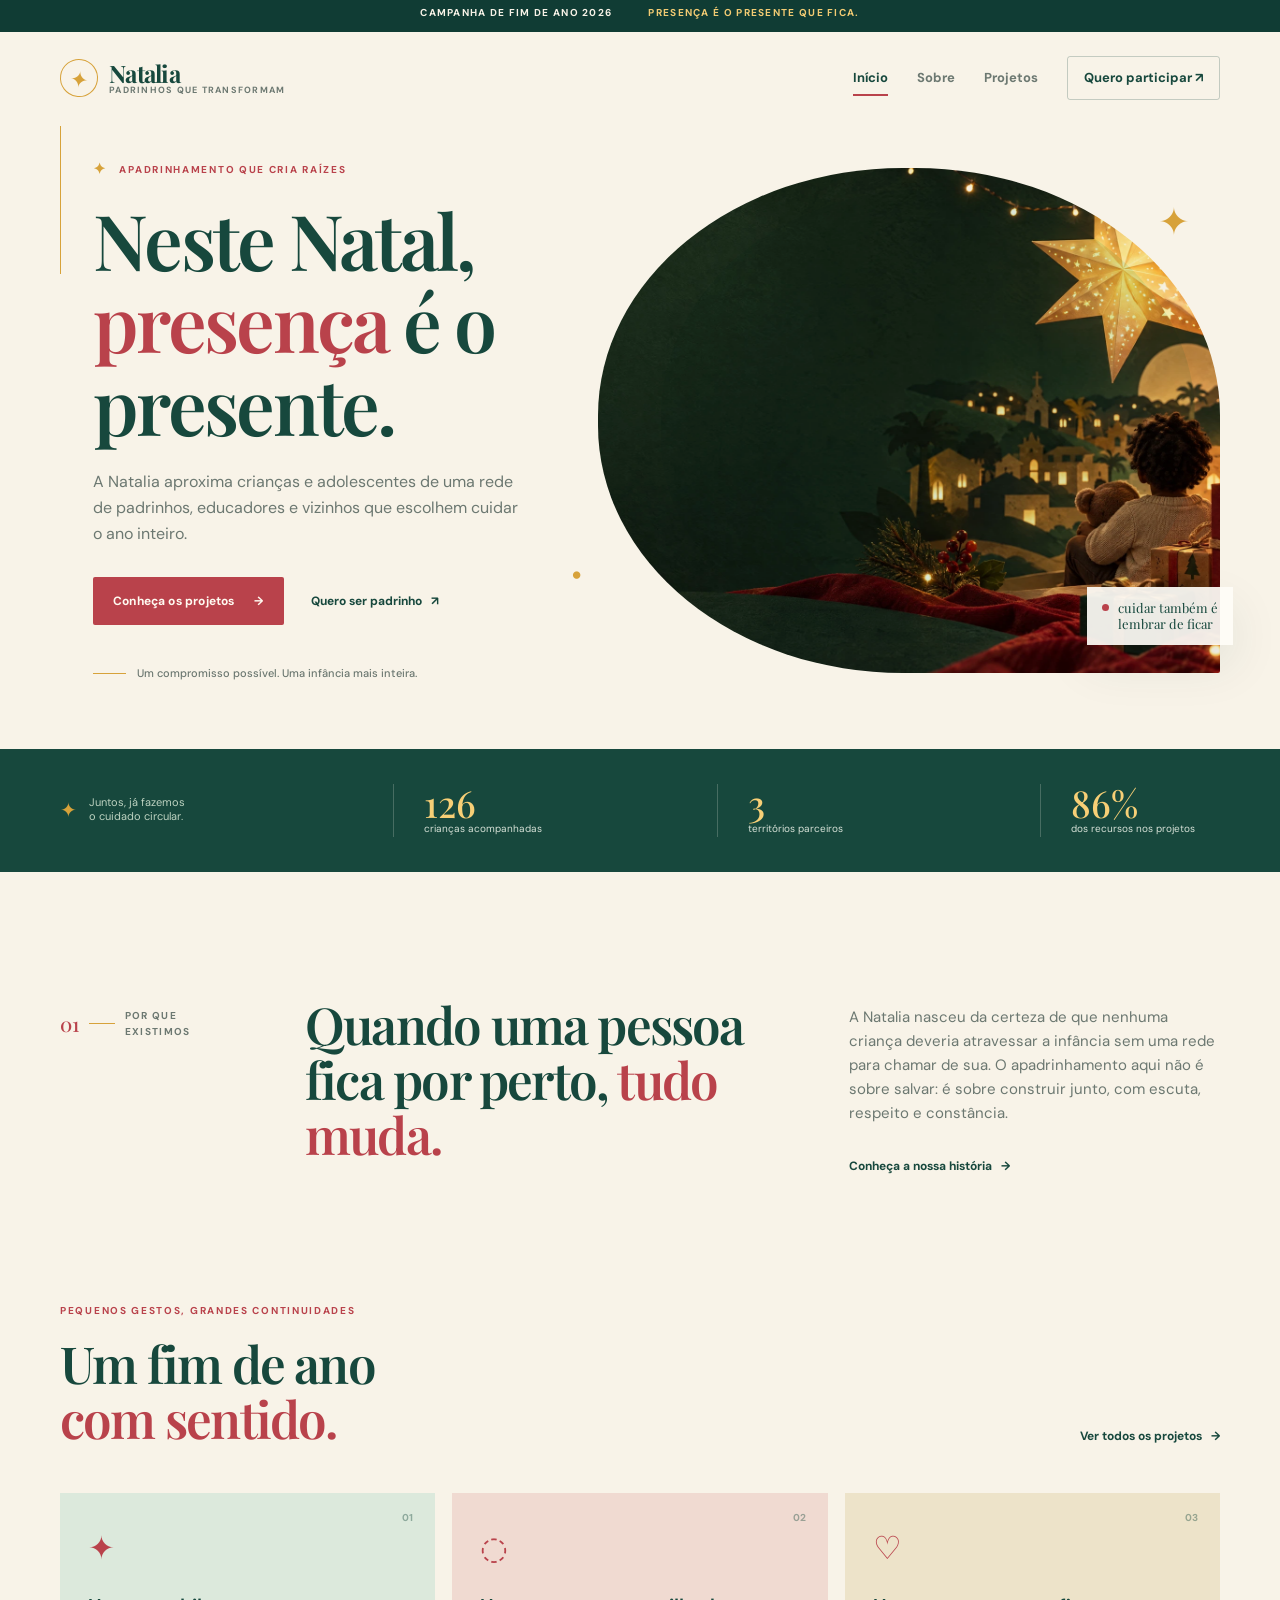
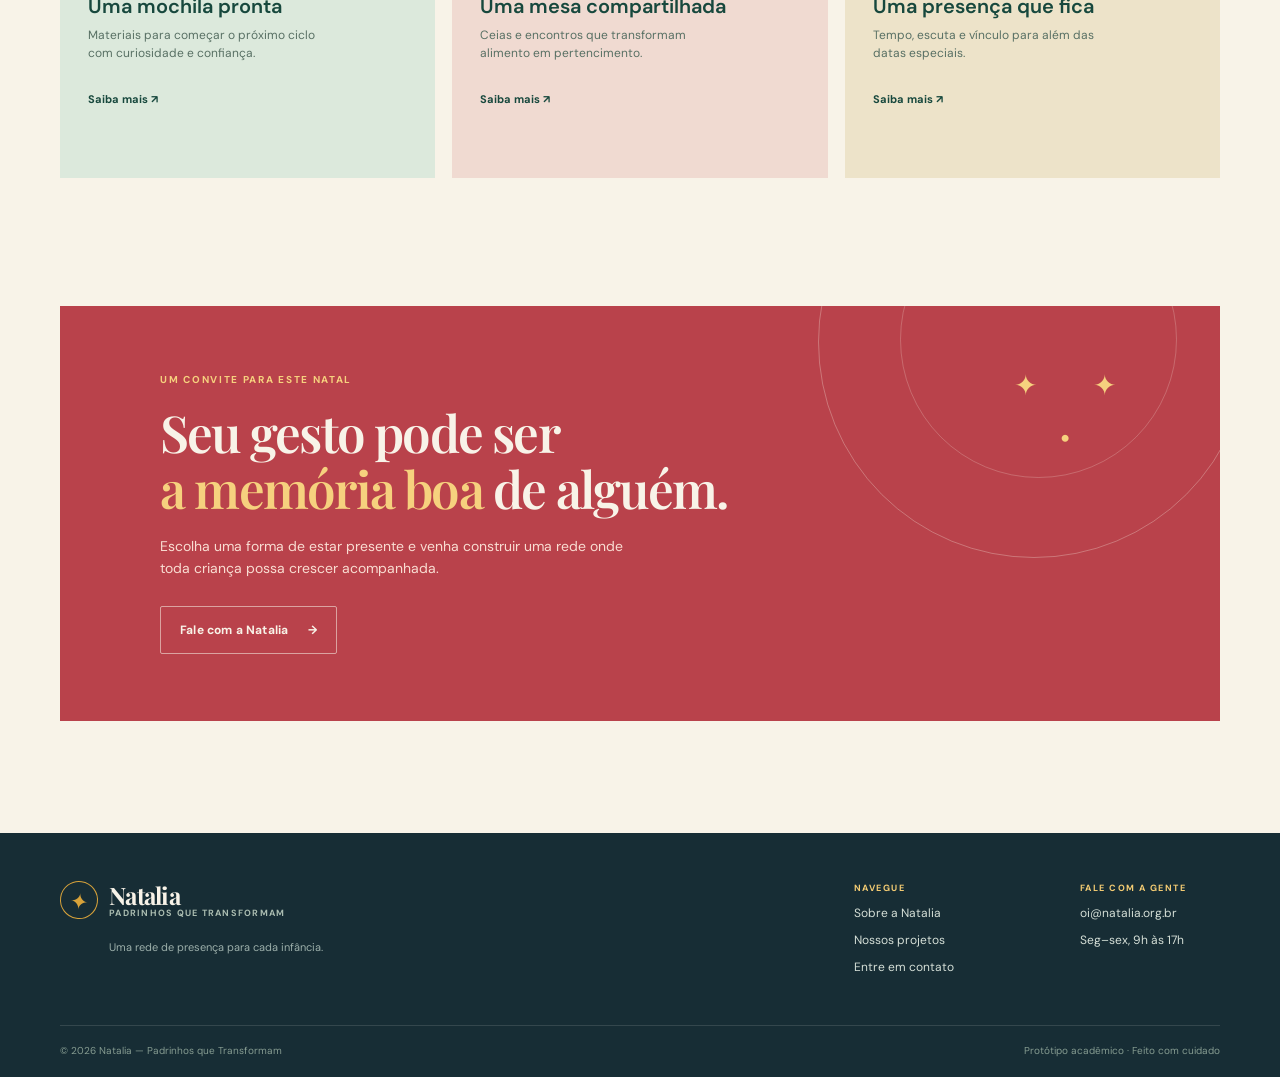
<file: natalia/index.html>
<!DOCTYPE html>
<html lang="pt-BR">
<head>
  <meta charset="UTF-8">
  <meta name="viewport" content="width=device-width, initial-scale=1.0">
  <meta name="description" content="Natalia — Padrinhos que Transformam conecta pessoas a crianças que precisam de presença, cuidado e oportunidades.">
  <title>Início — Natalia | Padrinhos que Transformam</title>
  <link rel="preconnect" href="https://fonts.googleapis.com">
  <link rel="preconnect" href="https://fonts.gstatic.com" crossorigin>
  <link href="https://fonts.googleapis.com/css2?family=DM+Sans:wght@400;500;600;700&family=Playfair+Display:wght@500;600;700&display=swap" rel="stylesheet">
  <link rel="stylesheet" href="css/styles.css">
  <script src="js/script.js" defer></script>
</head>
<body class="page-home">
  <div class="top-ribbon"><span>Campanha de fim de ano 2026</span><span class="ribbon-message">Presença é o presente que fica.</span></div>
  <header class="site-header">
    <a class="brand" href="index.html" aria-label="Natalia — ir para a página inicial">
      <span class="brand-mark" aria-hidden="true"><span>✦</span></span>
      <span class="brand-copy"><strong>Natalia</strong><small>Padrinhos que transformam</small></span>
    </a>
    <button class="menu-toggle" id="menu-toggle" type="button" aria-expanded="false" aria-controls="main-nav">
      <span class="menu-icon" aria-hidden="true">☰</span><span class="sr-only">Abrir menu</span>
    </button>
    <nav class="main-nav" id="main-nav" aria-label="Navegação principal">
      <a class="active" href="index.html" aria-current="page">Início</a>
      <a href="sobre.html">Sobre</a>
      <a href="projetos.html">Projetos</a>
      <a class="nav-cta" href="contato.html">Quero participar <span aria-hidden="true">↗</span></a>
    </nav>
  </header>

  <main>
    <section class="hero section-shell">
      <div class="hero-copy">
        <p class="eyebrow"><span class="eyebrow-star" aria-hidden="true">✦</span> Apadrinhamento que cria raízes</p>
        <h1>Neste Natal,<br><em>presença</em> é o presente.</h1>
        <p class="hero-lede">A Natalia aproxima crianças e adolescentes de uma rede de padrinhos, educadores e vizinhos que escolhem cuidar o ano inteiro.</p>
        <div class="hero-actions">
          <a class="button button-primary" href="projetos.html">Conheça os projetos <span aria-hidden="true">→</span></a>
          <a class="text-link" href="contato.html">Quero ser padrinho <span aria-hidden="true">↗</span></a>
        </div>
        <div class="hero-note"><span class="note-line" aria-hidden="true"></span><span>Um compromisso possível. Uma infância mais inteira.</span></div>
      </div>
      <div class="hero-art" aria-label="Ilustração de uma estrela iluminada e presentes de Natal">
        <div class="art-spark spark-one" aria-hidden="true">✦</div><div class="art-spark spark-two" aria-hidden="true">·</div>
        <img src="assets/hero-natalia.webp" alt="Ilustração natalina com uma estrela-lanterna, luzes douradas e presentes em tons de verde e vermelho" fetchpriority="high">
        <div class="art-caption"><span class="caption-dot" aria-hidden="true"></span><span>cuidar também é<br>lembrar de ficar</span></div>
      </div>
    </section>

    <section class="impact-strip" aria-label="Nossos números">
      <div class="impact-inner section-shell">
        <div class="impact-intro"><span class="tiny-star" aria-hidden="true">✦</span><span>Juntos, já fazemos<br>o cuidado circular.</span></div>
        <div class="impact-stat"><strong>126</strong><span>crianças acompanhadas</span></div>
        <div class="impact-stat"><strong>3</strong><span>territórios parceiros</span></div>
        <div class="impact-stat"><strong>86%</strong><span>dos recursos nos projetos</span></div>
      </div>
    </section>

    <section class="home-intro section-shell split-section">
      <div class="section-kicker"><span>01</span><span class="kicker-rule"></span><span>por que existimos</span></div>
      <div class="intro-content">
        <h2>Quando uma pessoa<br>fica por perto, <em>tudo muda.</em></h2>
        <div class="intro-text-wrap">
          <p>A Natalia nasceu da certeza de que nenhuma criança deveria atravessar a infância sem uma rede para chamar de sua. O apadrinhamento aqui não é sobre salvar: é sobre construir junto, com escuta, respeito e constância.</p>
          <a class="arrow-link" href="sobre.html">Conheça a nossa história <span aria-hidden="true">→</span></a>
        </div>
      </div>
    </section>

    <section class="home-projects section-shell">
      <div class="section-heading-row">
        <div><p class="eyebrow">Pequenos gestos, grandes continuidades</p><h2>Um fim de ano<br><em>com sentido.</em></h2></div>
        <a class="arrow-link hide-mobile" href="projetos.html">Ver todos os projetos <span aria-hidden="true">→</span></a>
      </div>
      <div class="mini-project-grid">
        <article class="mini-project mini-project-green"><span class="mini-number">01</span><div class="mini-icon" aria-hidden="true">✦</div><h3>Uma mochila pronta</h3><p>Materiais para começar o próximo ciclo com curiosidade e confiança.</p><a href="projetos.html#mochila">Saiba mais <span aria-hidden="true">↗</span></a></article>
        <article class="mini-project mini-project-red"><span class="mini-number">02</span><div class="mini-icon" aria-hidden="true">◌</div><h3>Uma mesa compartilhada</h3><p>Ceias e encontros que transformam alimento em pertencimento.</p><a href="projetos.html#ceia">Saiba mais <span aria-hidden="true">↗</span></a></article>
        <article class="mini-project mini-project-cream"><span class="mini-number">03</span><div class="mini-icon" aria-hidden="true">♡</div><h3>Uma presença que fica</h3><p>Tempo, escuta e vínculo para além das datas especiais.</p><a href="projetos.html#presenca">Saiba mais <span aria-hidden="true">↗</span></a></article>
      </div>
      <a class="arrow-link show-mobile" href="projetos.html">Ver todos os projetos <span aria-hidden="true">→</span></a>
    </section>

    <section class="closing-cta section-shell">
      <div class="closing-decoration" aria-hidden="true"><span>✦</span><span>·</span><span>✦</span></div>
      <p class="eyebrow light-eyebrow">Um convite para este Natal</p>
      <h2>Seu gesto pode ser<br><em>a memória boa</em> de alguém.</h2>
      <p>Escolha uma forma de estar presente e venha construir uma rede onde toda criança possa crescer acompanhada.</p>
      <a class="button button-light" href="contato.html">Fale com a Natalia <span aria-hidden="true">→</span></a>
    </section>
  </main>

  <footer class="site-footer">
    <div class="footer-main section-shell">
      <div class="footer-brand"><a class="brand brand-footer" href="index.html"><span class="brand-mark" aria-hidden="true"><span>✦</span></span><span class="brand-copy"><strong>Natalia</strong><small>Padrinhos que transformam</small></span></a><p>Uma rede de presença para cada infância.</p></div>
      <div class="footer-nav"><div><span class="footer-label">Navegue</span><a href="sobre.html">Sobre a Natalia</a><a href="projetos.html">Nossos projetos</a><a href="contato.html">Entre em contato</a></div><div><span class="footer-label">Fale com a gente</span><a href="mailto:oi@natalia.org.br">oi@natalia.org.br</a><span>Seg–sex, 9h às 17h</span></div></div>
    </div>
    <div class="footer-bottom section-shell"><span>© 2026 Natalia — Padrinhos que Transformam</span><span>Protótipo acadêmico · Feito com cuidado</span></div>
  </footer>
</body>
</html>
</file>
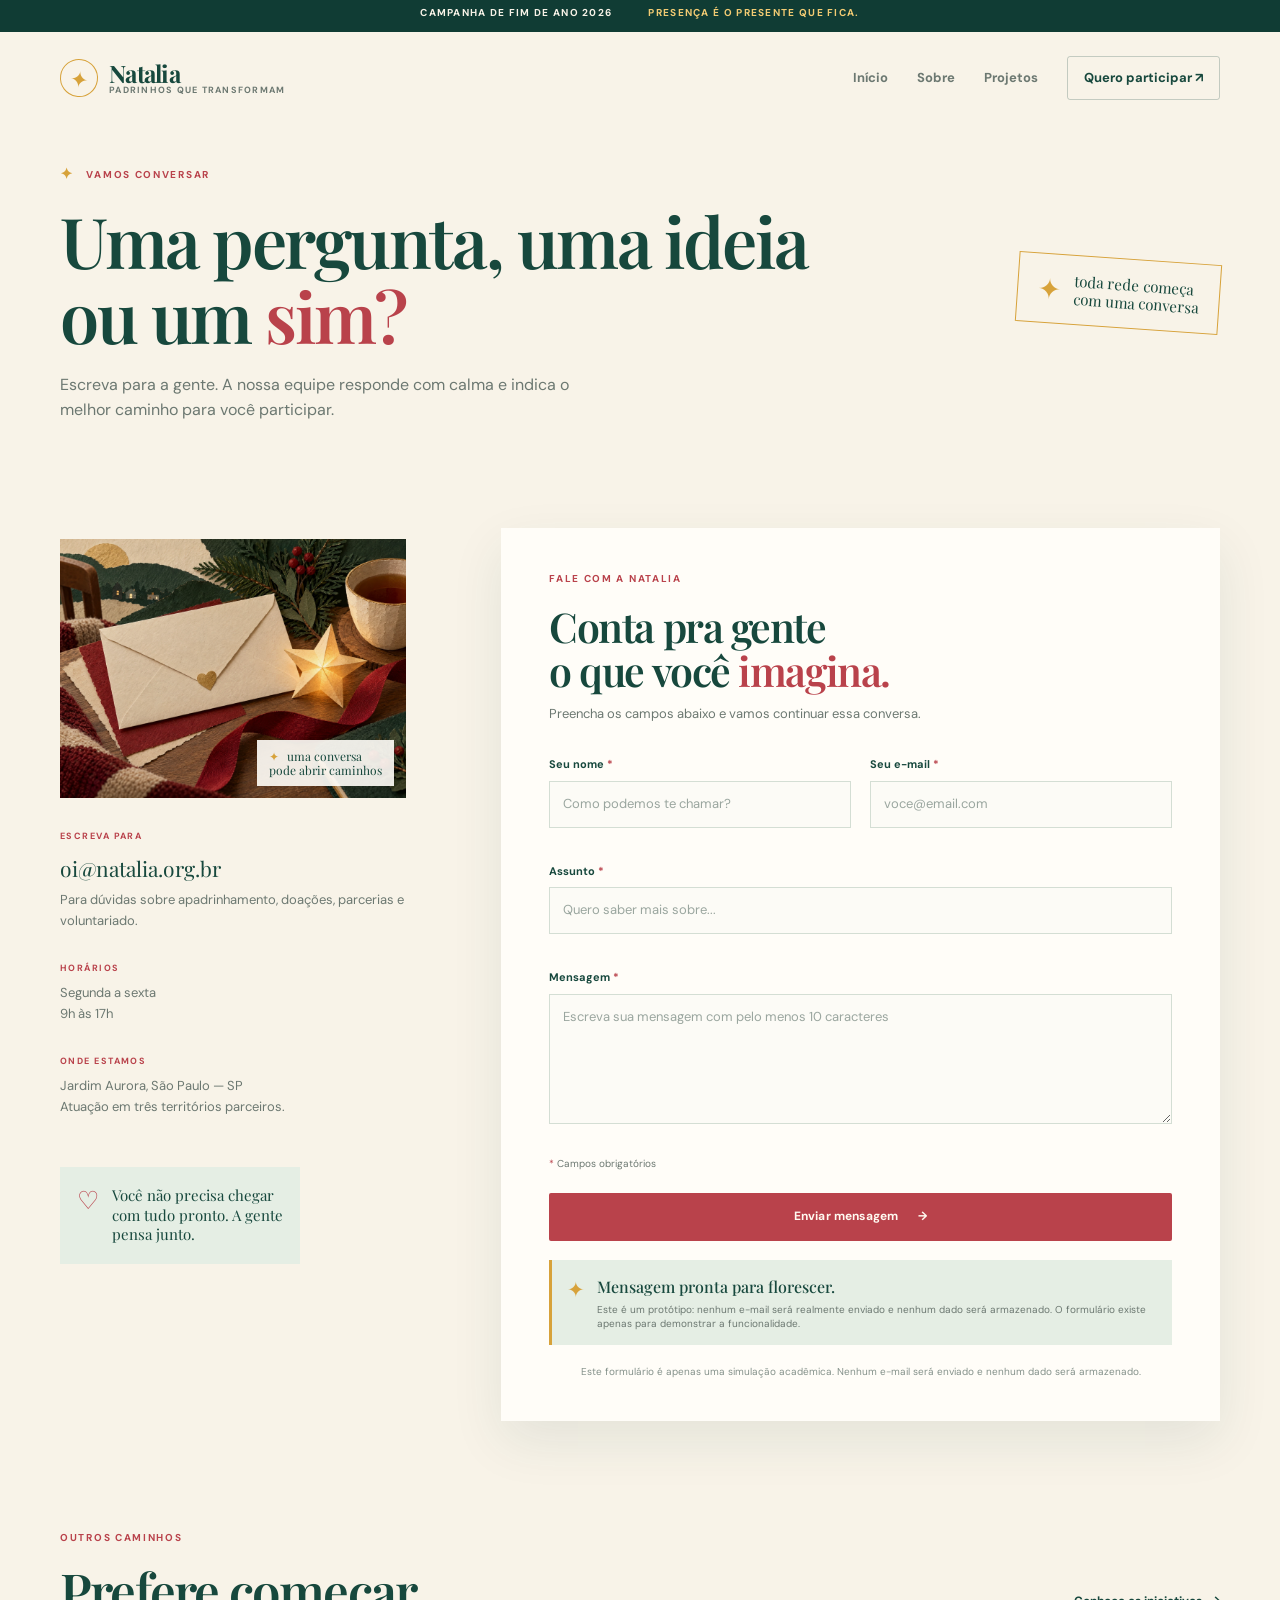
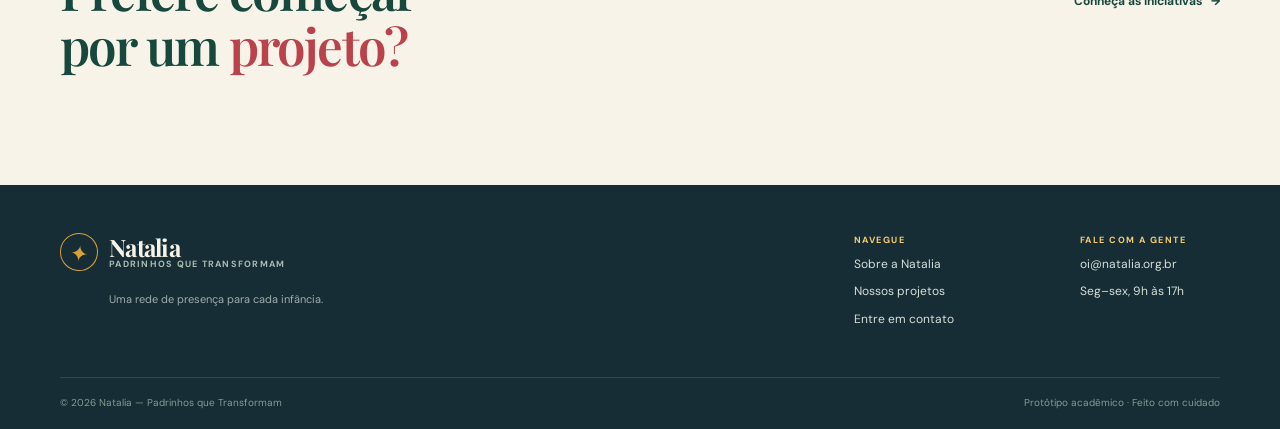
<file: natalia/contato.html>
<!DOCTYPE html>
<html lang="pt-BR">
<head>
  <meta charset="UTF-8">
  <meta name="viewport" content="width=device-width, initial-scale=1.0">
  <meta name="description" content="Fale com a Natalia para apadrinhar, doar, mobilizar sua rede ou tirar dúvidas sobre os projetos.">
  <title>Contato — Natalia | Padrinhos que Transformam</title>
  <link rel="preconnect" href="https://fonts.googleapis.com">
  <link rel="preconnect" href="https://fonts.gstatic.com" crossorigin>
  <link href="https://fonts.googleapis.com/css2?family=DM+Sans:wght@400;500;600;700&family=Playfair+Display:wght@500;600;700&display=swap" rel="stylesheet">
  <link rel="stylesheet" href="css/styles.css">
  <script src="js/script.js" defer></script>
</head>
<body class="page-inner page-contact">
  <div class="top-ribbon"><span>Campanha de fim de ano 2026</span><span class="ribbon-message">Presença é o presente que fica.</span></div>
  <header class="site-header"><a class="brand" href="index.html" aria-label="Natalia — ir para a página inicial"><span class="brand-mark" aria-hidden="true"><span>✦</span></span><span class="brand-copy"><strong>Natalia</strong><small>Padrinhos que transformam</small></span></a><button class="menu-toggle" id="menu-toggle" type="button" aria-expanded="false" aria-controls="main-nav"><span class="menu-icon" aria-hidden="true">☰</span><span class="sr-only">Abrir menu</span></button><nav class="main-nav" id="main-nav" aria-label="Navegação principal"><a href="index.html">Início</a><a href="sobre.html">Sobre</a><a href="projetos.html">Projetos</a><a class="nav-cta" href="contato.html" aria-current="page">Quero participar <span aria-hidden="true">↗</span></a></nav></header>

  <main>
    <section class="inner-hero contact-hero section-shell"><div class="inner-hero-copy"><p class="eyebrow"><span class="eyebrow-star" aria-hidden="true">✦</span> Vamos conversar</p><h1>Uma pergunta, uma ideia ou um <em>sim?</em></h1><p>Escreva para a gente. A nossa equipe responde com calma e indica o melhor caminho para você participar.</p></div><div class="contact-hero-note"><span class="note-star" aria-hidden="true">✦</span><span>toda rede começa<br>com uma conversa</span></div></section>

    <section class="contact-layout section-shell"><aside class="contact-aside"><div class="contact-visual"><img src="assets/contato-carta.webp" alt="Ilustração de uma carta ao lado de uma estrela de papel, fita vermelha e ramos verdes" loading="lazy"><span><i aria-hidden="true">✦</i> uma conversa<br>pode abrir caminhos</span></div><div class="aside-block"><span class="footer-label">Escreva para</span><a class="contact-email" href="mailto:oi@natalia.org.br">oi@natalia.org.br</a><p>Para dúvidas sobre apadrinhamento, doações, parcerias e voluntariado.</p></div><div class="aside-block"><span class="footer-label">Horários</span><p>Segunda a sexta<br>9h às 17h</p></div><div class="aside-block"><span class="footer-label">Onde estamos</span><p>Jardim Aurora, São Paulo — SP<br>Atuação em três territórios parceiros.</p></div><div class="aside-reassurance"><span aria-hidden="true">♡</span><p>Você não precisa chegar com tudo pronto. A gente pensa junto.</p></div></aside>
      <div class="form-card"><div class="form-intro"><p class="eyebrow">Fale com a Natalia</p><h2>Conta pra gente<br>o que você <em>imagina.</em></h2><p>Preencha os campos abaixo e vamos continuar essa conversa.</p></div>
        <form id="contact-form" novalidate>
          <div class="form-row"><div class="field-group"><label for="name">Seu nome <span aria-hidden="true">*</span></label><input id="name" name="name" type="text" autocomplete="name" minlength="3" required placeholder="Como podemos te chamar?"><span class="field-error" id="name-error" role="alert"></span></div><div class="field-group"><label for="email">Seu e-mail <span aria-hidden="true">*</span></label><input id="email" name="email" type="email" autocomplete="email" required placeholder="voce@email.com"><span class="field-error" id="email-error" role="alert"></span></div></div>
          <div class="field-group"><label for="subject">Assunto <span aria-hidden="true">*</span></label><input id="subject" name="subject" type="text" required placeholder="Quero saber mais sobre..."><span class="field-error" id="subject-error" role="alert"></span></div>
          <div class="field-group"><label for="message">Mensagem <span aria-hidden="true">*</span></label><textarea id="message" name="message" rows="5" minlength="10" required placeholder="Escreva sua mensagem com pelo menos 10 caracteres"></textarea><span class="field-error" id="message-error" role="alert"></span></div>
          <p class="form-required-note"><span aria-hidden="true">*</span> Campos obrigatórios</p>
          <button class="button button-primary form-submit" type="submit">Enviar mensagem <span aria-hidden="true">→</span></button>
          <div class="form-confirmation" id="form-confirmation" role="status" aria-live="polite" hidden><span aria-hidden="true">✦</span><div><strong>Mensagem pronta para florescer.</strong><p>Este é um protótipo: nenhum e-mail será realmente enviado e nenhum dado será armazenado. O formulário existe apenas para demonstrar a funcionalidade.</p></div></div>
          <p class="form-disclaimer">Este formulário é apenas uma simulação acadêmica. Nenhum e-mail será enviado e nenhum dado será armazenado.</p>
        </form>
      </div>
    </section>

    <section class="contact-bottom section-shell"><div><p class="eyebrow">Outros caminhos</p><h2>Prefere começar<br>por um <em>projeto?</em></h2></div><a class="arrow-link" href="projetos.html">Conheça as iniciativas <span aria-hidden="true">→</span></a></section>
  </main>

  <footer class="site-footer"><div class="footer-main section-shell"><div class="footer-brand"><a class="brand brand-footer" href="index.html"><span class="brand-mark" aria-hidden="true"><span>✦</span></span><span class="brand-copy"><strong>Natalia</strong><small>Padrinhos que transformam</small></span></a><p>Uma rede de presença para cada infância.</p></div><div class="footer-nav"><div><span class="footer-label">Navegue</span><a href="sobre.html">Sobre a Natalia</a><a href="projetos.html">Nossos projetos</a><a href="contato.html">Entre em contato</a></div><div><span class="footer-label">Fale com a gente</span><a href="mailto:oi@natalia.org.br">oi@natalia.org.br</a><span>Seg–sex, 9h às 17h</span></div></div></div><div class="footer-bottom section-shell"><span>© 2026 Natalia — Padrinhos que Transformam</span><span>Protótipo acadêmico · Feito com cuidado</span></div></footer>
</body>
</html>
</file>
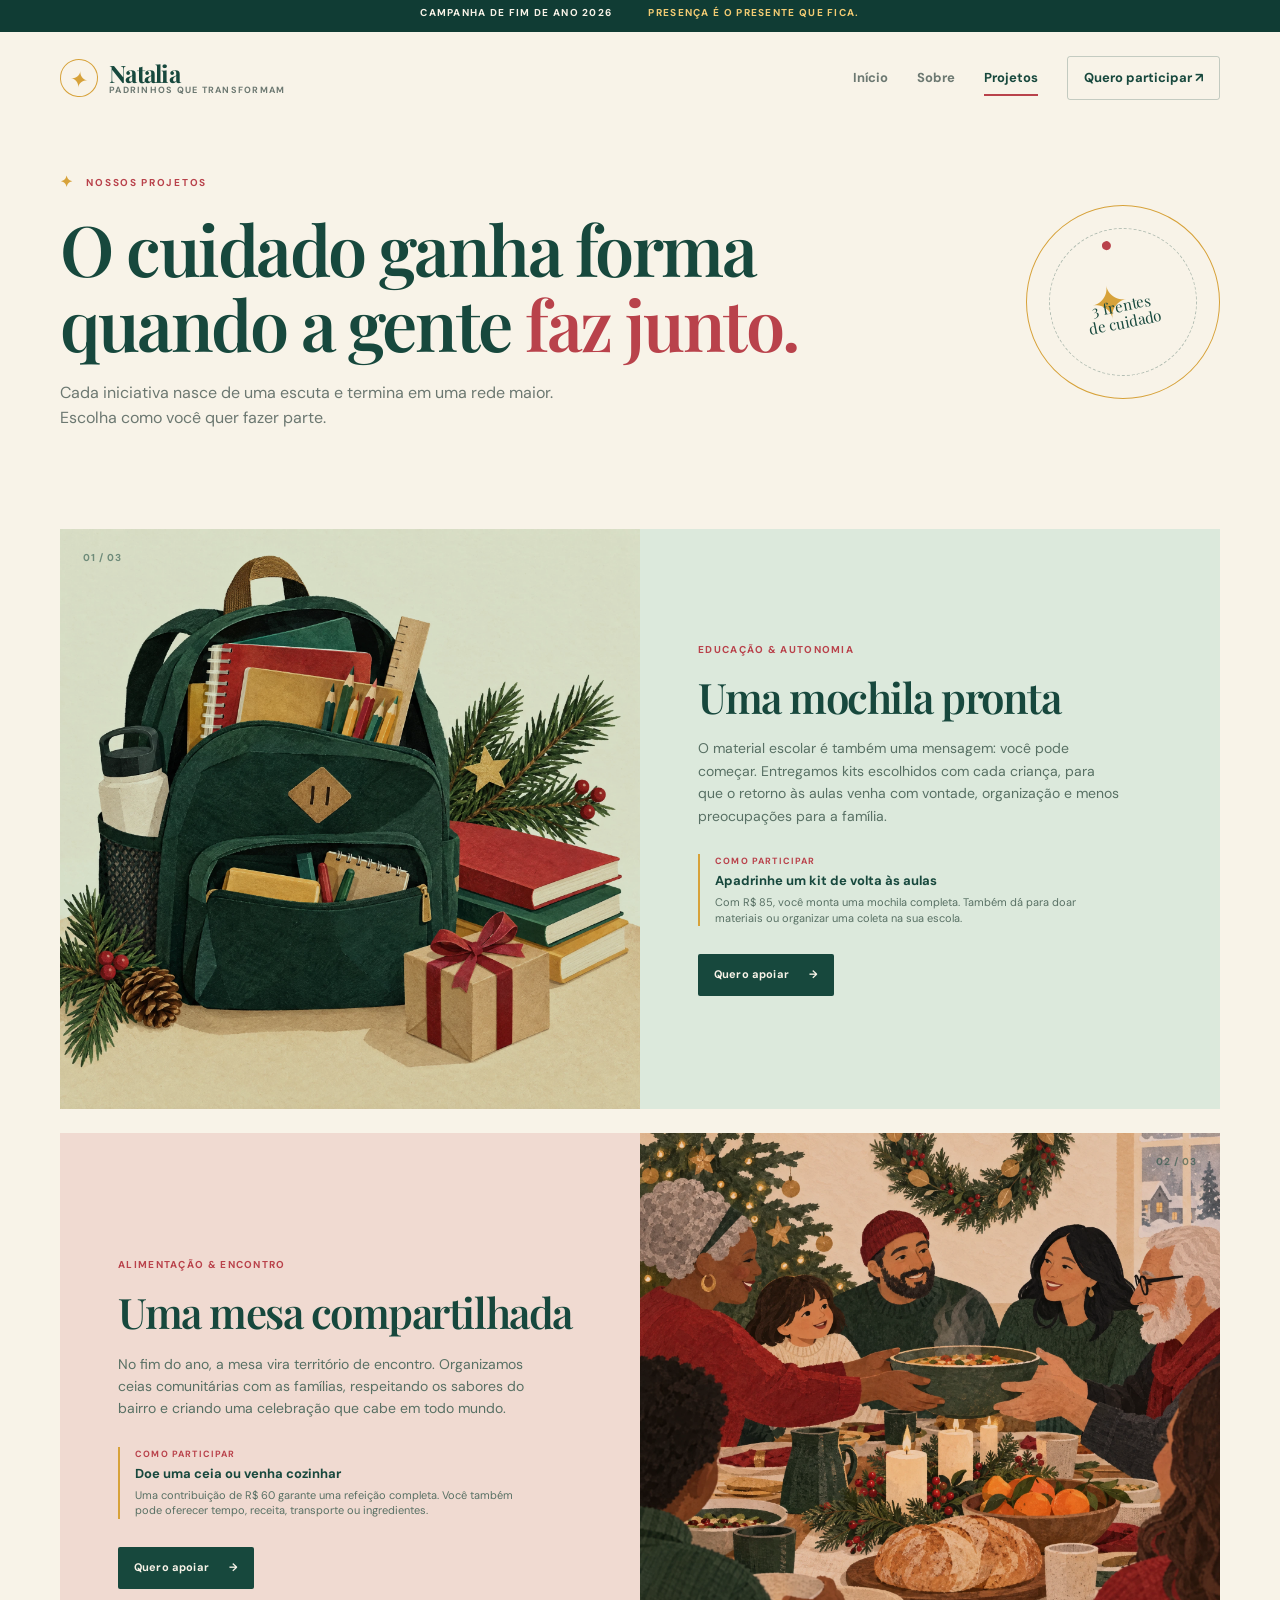
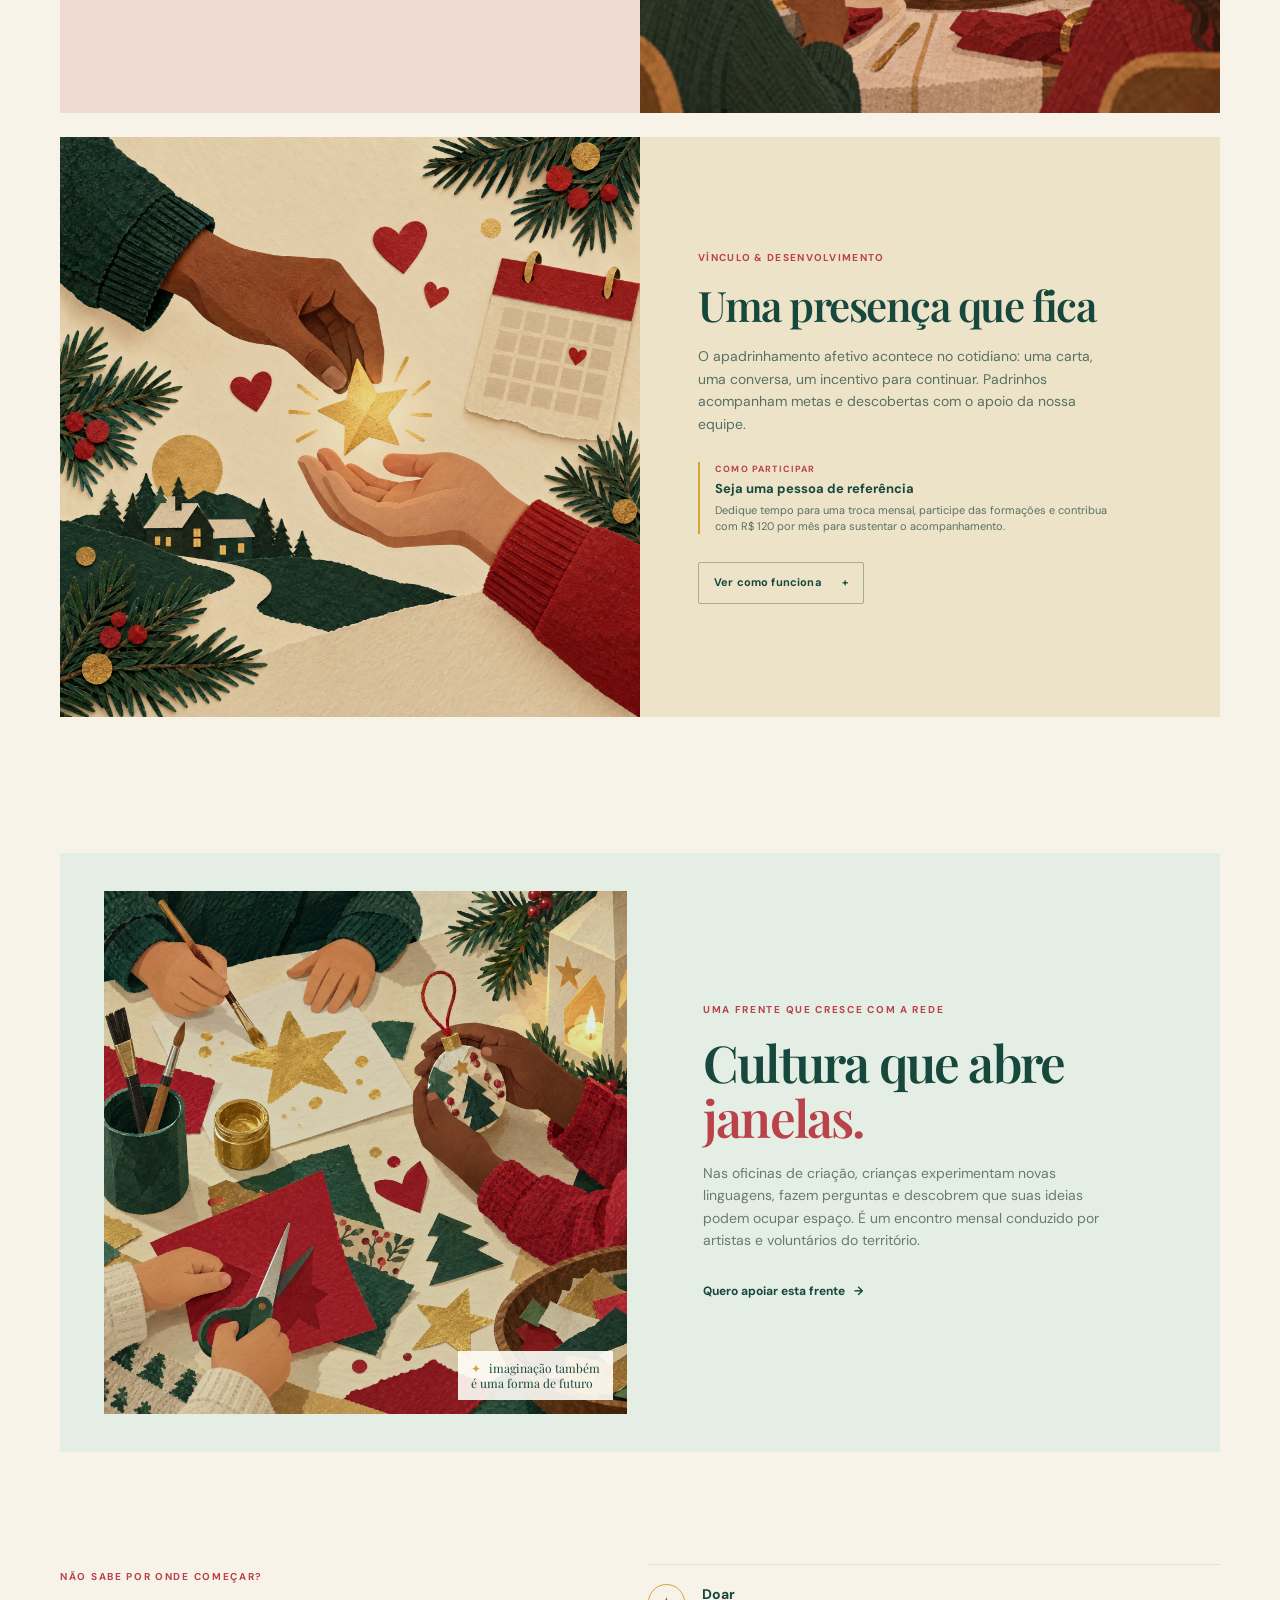
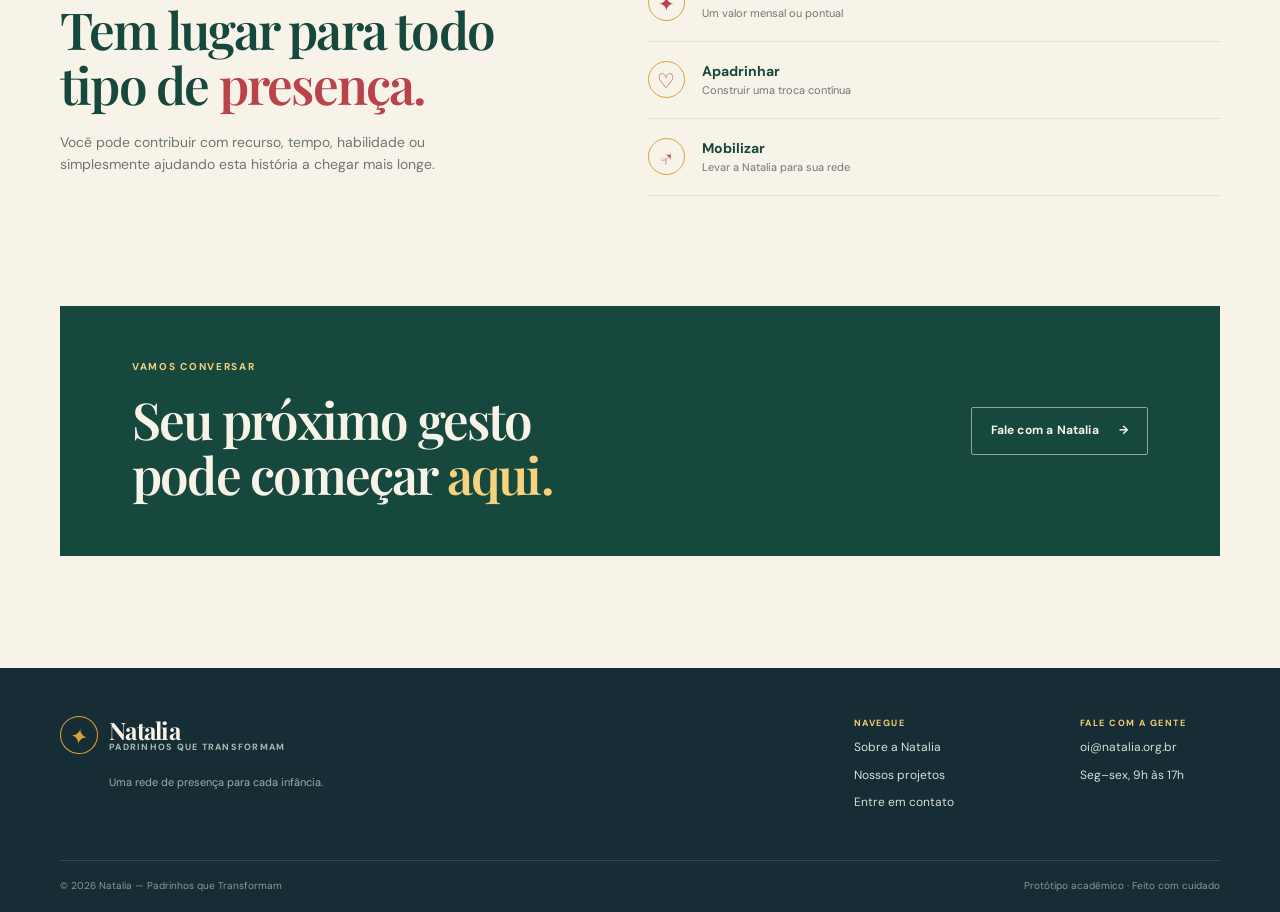
<file: natalia/projetos.html>
<!DOCTYPE html>
<html lang="pt-BR">
<head>
  <meta charset="UTF-8">
  <meta name="viewport" content="width=device-width, initial-scale=1.0">
  <meta name="description" content="Conheça os projetos de apadrinhamento, educação, alimentação e vínculo da Natalia.">
  <title>Projetos — Natalia | Padrinhos que Transformam</title>
  <link rel="preconnect" href="https://fonts.googleapis.com">
  <link rel="preconnect" href="https://fonts.gstatic.com" crossorigin>
  <link href="https://fonts.googleapis.com/css2?family=DM+Sans:wght@400;500;600;700&family=Playfair+Display:wght@500;600;700&display=swap" rel="stylesheet">
  <link rel="stylesheet" href="css/styles.css">
  <script src="js/script.js" defer></script>
</head>
<body class="page-inner page-projects">
  <div class="top-ribbon"><span>Campanha de fim de ano 2026</span><span class="ribbon-message">Presença é o presente que fica.</span></div>
  <header class="site-header"><a class="brand" href="index.html" aria-label="Natalia — ir para a página inicial"><span class="brand-mark" aria-hidden="true"><span>✦</span></span><span class="brand-copy"><strong>Natalia</strong><small>Padrinhos que transformam</small></span></a><button class="menu-toggle" id="menu-toggle" type="button" aria-expanded="false" aria-controls="main-nav"><span class="menu-icon" aria-hidden="true">☰</span><span class="sr-only">Abrir menu</span></button><nav class="main-nav" id="main-nav" aria-label="Navegação principal"><a href="index.html">Início</a><a href="sobre.html">Sobre</a><a class="active" href="projetos.html" aria-current="page">Projetos</a><a class="nav-cta" href="contato.html">Quero participar <span aria-hidden="true">↗</span></a></nav></header>

  <main>
    <section class="inner-hero projects-hero section-shell"><div class="inner-hero-copy"><p class="eyebrow"><span class="eyebrow-star" aria-hidden="true">✦</span> Nossos projetos</p><h1>O cuidado ganha forma quando a gente <em>faz junto.</em></h1><p>Cada iniciativa nasce de uma escuta e termina em uma rede maior. Escolha como você quer fazer parte.</p></div><div class="project-hero-orbit" aria-hidden="true"><span class="orbit-dot"></span><span class="orbit-star">✦</span><span class="orbit-label">3 frentes<br>de cuidado</span></div></section>

    <section class="projects-list section-shell"><article class="project-card project-card-green" id="mochila"><div class="project-image-wrap"><img src="assets/projeto-mochila.webp" alt="Ilustração de uma mochila escolar ao lado de cadernos, lápis e um pequeno presente de Natal" loading="lazy"><span class="project-index">01 / 03</span></div><div class="project-content"><p class="project-tag">Educação & autonomia</p><h2>Uma mochila pronta</h2><p class="project-description">O material escolar é também uma mensagem: você pode começar. Entregamos kits escolhidos com cada criança, para que o retorno às aulas venha com vontade, organização e menos preocupações para a família.</p><div class="contribution"><span class="contribution-label">Como participar</span><strong>Apadrinhe um kit de volta às aulas</strong><span>Com R$ 85, você monta uma mochila completa. Também dá para doar materiais ou organizar uma coleta na sua escola.</span></div><a class="button button-small button-dark" href="contato.html?projeto=mochila">Quero apoiar <span aria-hidden="true">→</span></a></div></article>

      <article class="project-card project-card-red" id="ceia"><div class="project-content"><p class="project-tag">Alimentação & encontro</p><h2>Uma mesa compartilhada</h2><p class="project-description">No fim do ano, a mesa vira território de encontro. Organizamos ceias comunitárias com as famílias, respeitando os sabores do bairro e criando uma celebração que cabe em todo mundo.</p><div class="contribution"><span class="contribution-label">Como participar</span><strong>Doe uma ceia ou venha cozinhar</strong><span>Uma contribuição de R$ 60 garante uma refeição completa. Você também pode oferecer tempo, receita, transporte ou ingredientes.</span></div><a class="button button-small button-dark" href="contato.html?projeto=ceia">Quero apoiar <span aria-hidden="true">→</span></a></div><div class="project-image-wrap"><img src="assets/projeto-ceia.webp" alt="Ilustração de uma mesa comunitária com comida, frutas, velas e uma guirlanda de Natal" loading="lazy"><span class="project-index">02 / 03</span></div></article>

      <article class="project-card project-card-cream" id="presenca"><div class="project-image-wrap"><img src="assets/projeto-presenca.webp" alt="Ilustração de duas mãos passando uma estrela de papel iluminada, símbolo de presença e vínculo" loading="lazy"><span class="project-index">03 / 03</span></div><div class="project-content"><p class="project-tag">Vínculo & desenvolvimento</p><h2>Uma presença que fica</h2><p class="project-description">O apadrinhamento afetivo acontece no cotidiano: uma carta, uma conversa, um incentivo para continuar. Padrinhos acompanham metas e descobertas com o apoio da nossa equipe.</p><div class="contribution"><span class="contribution-label">Como participar</span><strong>Seja uma pessoa de referência</strong><span>Dedique tempo para uma troca mensal, participe das formações e contribua com R$ 120 por mês para sustentar o acompanhamento.</span></div><button class="button button-small button-outline project-details-toggle" id="details-toggle" type="button" aria-expanded="false" aria-controls="project-details">Ver como funciona <span aria-hidden="true">+</span></button><div class="project-details" id="project-details" hidden><p>Depois de uma conversa inicial, a equipe apresenta o programa, combina expectativas e acompanha a construção do vínculo com cuidado e privacidade. Cada relação tem seu ritmo.</p><a class="text-link" href="contato.html">Quero conversar sobre isso <span aria-hidden="true">↗</span></a></div></div></article></section>

    <section class="culture-feature section-shell"><div class="culture-image"><img src="assets/projeto-cultura.webp" alt="Ilustração de uma oficina criativa com pincéis, papéis coloridos e uma estrela artesanal" loading="lazy"><span class="culture-caption"><i aria-hidden="true">✦</i> imaginação também<br>é uma forma de futuro</span></div><div class="culture-copy"><p class="eyebrow">Uma frente que cresce com a rede</p><h2>Cultura que abre <em>janelas.</em></h2><p>Nas oficinas de criação, crianças experimentam novas linguagens, fazem perguntas e descobrem que suas ideias podem ocupar espaço. É um encontro mensal conduzido por artistas e voluntários do território.</p><a class="arrow-link" href="contato.html?projeto=cultura">Quero apoiar esta frente <span aria-hidden="true">→</span></a></div></section>

    <section class="participate-section section-shell"><div class="participate-copy"><p class="eyebrow">Não sabe por onde começar?</p><h2>Tem lugar para todo tipo de <em>presença.</em></h2><p>Você pode contribuir com recurso, tempo, habilidade ou simplesmente ajudando esta história a chegar mais longe.</p></div><div class="participate-list"><div><span class="participate-icon" aria-hidden="true">✦</span><span><strong>Doar</strong><small>Um valor mensal ou pontual</small></span></div><div><span class="participate-icon" aria-hidden="true">♡</span><span><strong>Apadrinhar</strong><small>Construir uma troca contínua</small></span></div><div><span class="participate-icon" aria-hidden="true">↗</span><span><strong>Mobilizar</strong><small>Levar a Natalia para sua rede</small></span></div></div></section>
    <section class="inner-cta section-shell"><div><p class="eyebrow light-eyebrow">Vamos conversar</p><h2>Seu próximo gesto<br>pode começar <em>aqui.</em></h2></div><a class="button button-light" href="contato.html">Fale com a Natalia <span aria-hidden="true">→</span></a></section>
  </main>

  <footer class="site-footer"><div class="footer-main section-shell"><div class="footer-brand"><a class="brand brand-footer" href="index.html"><span class="brand-mark" aria-hidden="true"><span>✦</span></span><span class="brand-copy"><strong>Natalia</strong><small>Padrinhos que transformam</small></span></a><p>Uma rede de presença para cada infância.</p></div><div class="footer-nav"><div><span class="footer-label">Navegue</span><a href="sobre.html">Sobre a Natalia</a><a href="projetos.html">Nossos projetos</a><a href="contato.html">Entre em contato</a></div><div><span class="footer-label">Fale com a gente</span><a href="mailto:oi@natalia.org.br">oi@natalia.org.br</a><span>Seg–sex, 9h às 17h</span></div></div></div><div class="footer-bottom section-shell"><span>© 2026 Natalia — Padrinhos que Transformam</span><span>Protótipo acadêmico · Feito com cuidado</span></div></footer>
</body>
</html>
</file>
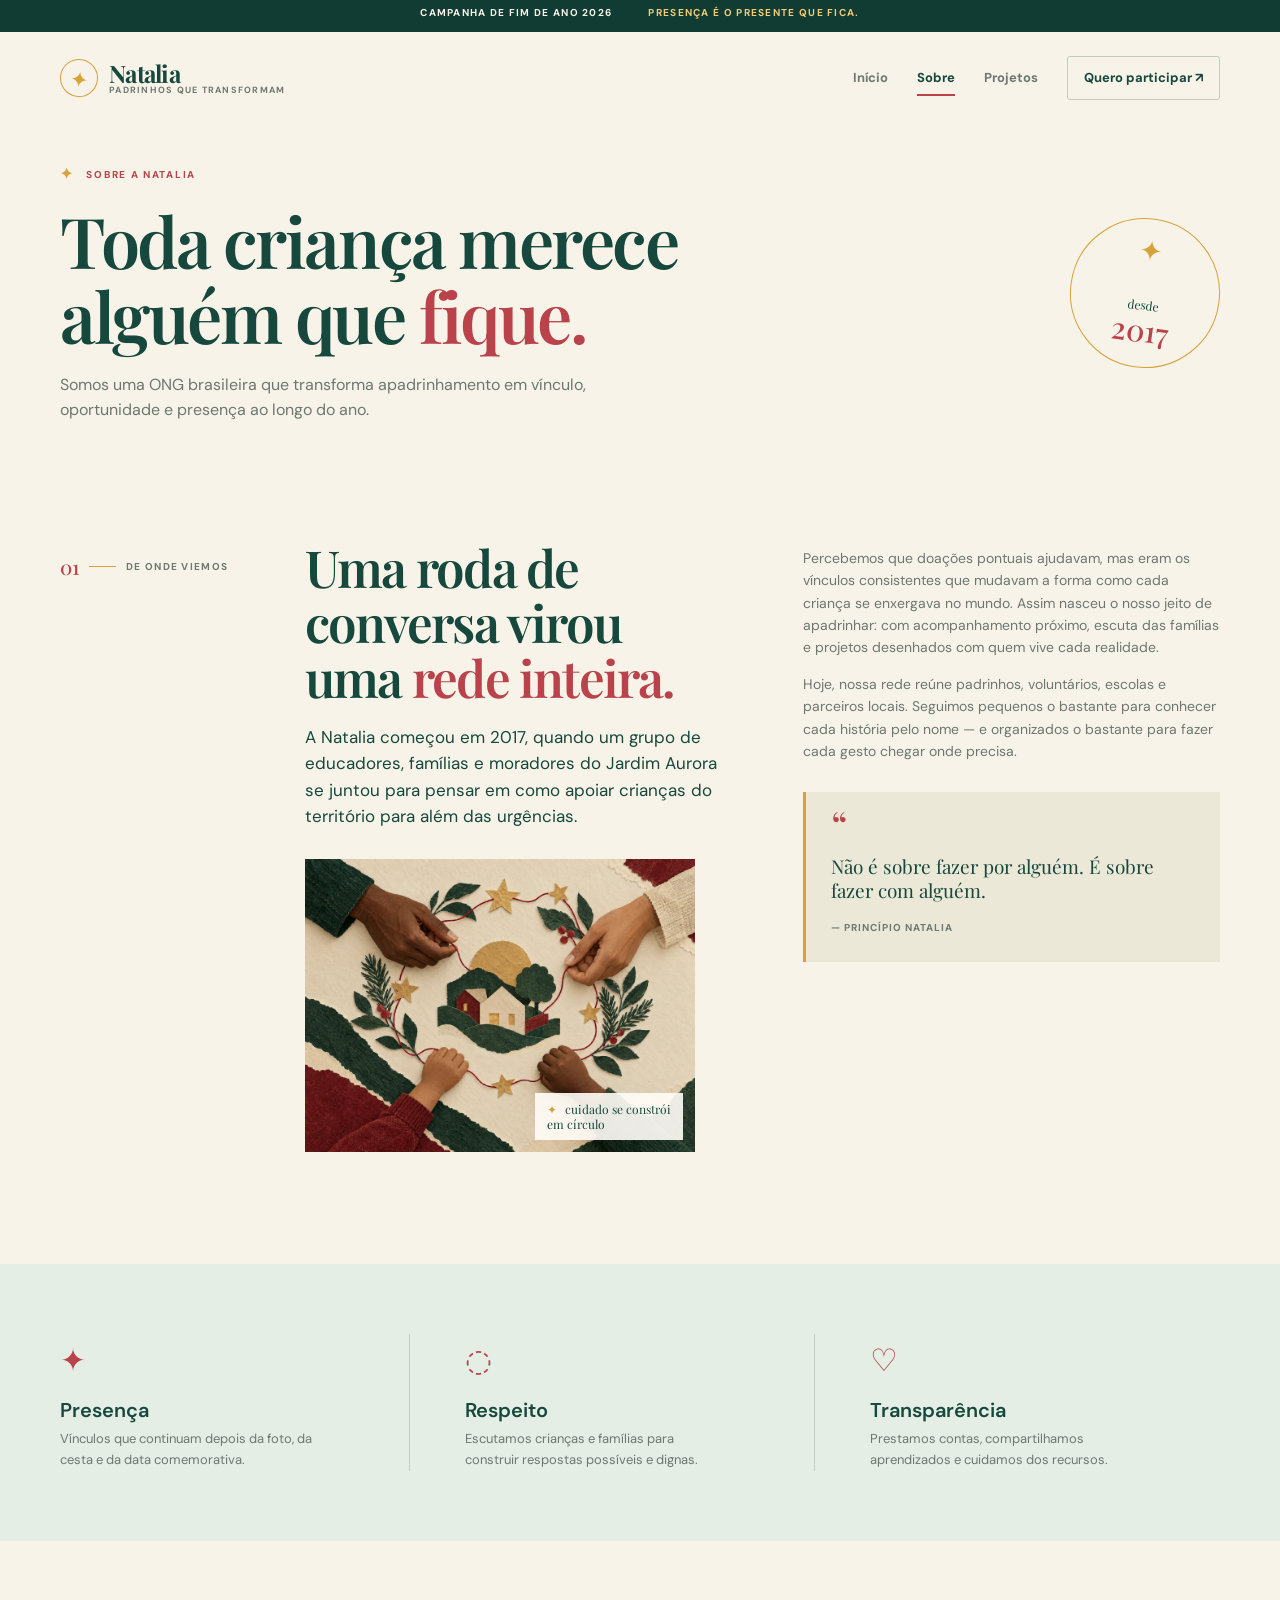
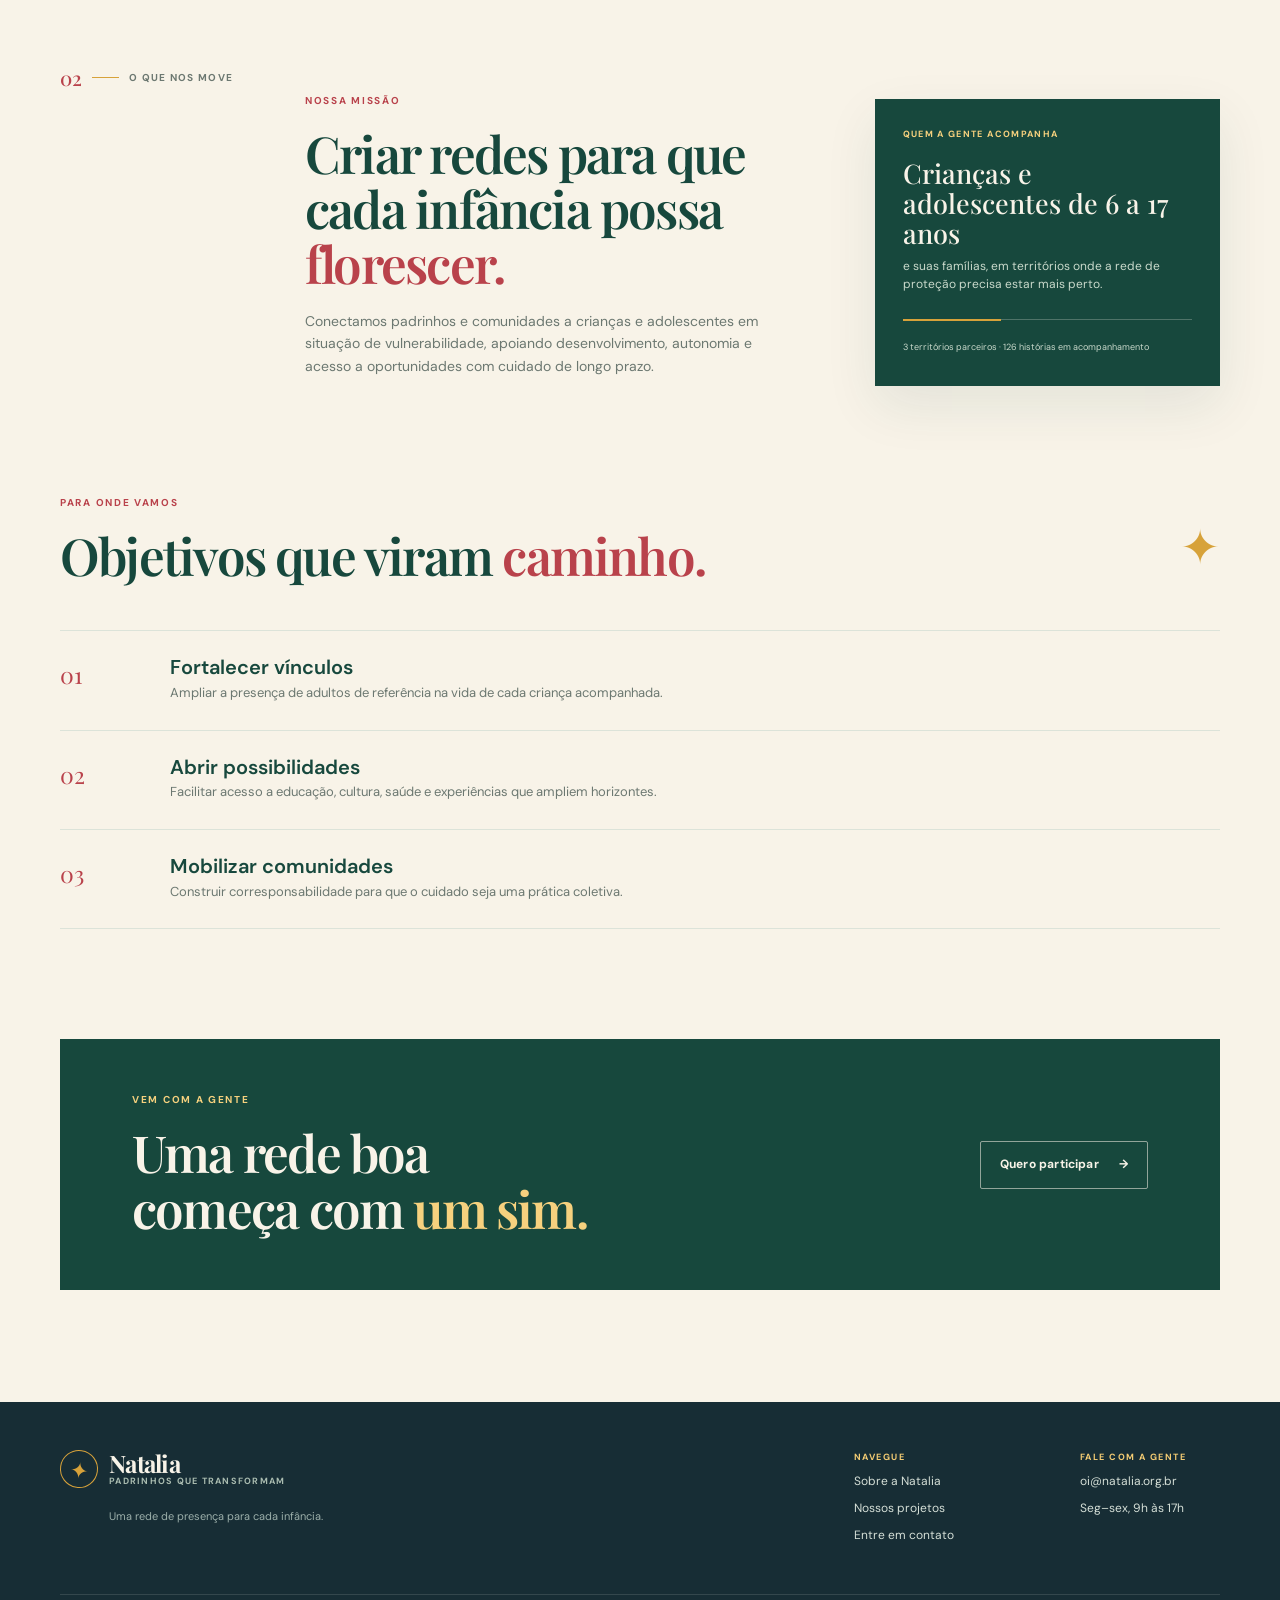
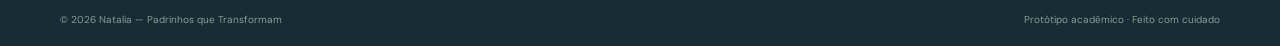
<file: natalia/sobre.html>
<!DOCTYPE html>
<html lang="pt-BR">
<head>
  <meta charset="UTF-8">
  <meta name="viewport" content="width=device-width, initial-scale=1.0">
  <meta name="description" content="Conheça a história, a missão e o jeito de cuidar da Natalia — Padrinhos que Transformam.">
  <title>Sobre — Natalia | Padrinhos que Transformam</title>
  <link rel="preconnect" href="https://fonts.googleapis.com">
  <link rel="preconnect" href="https://fonts.gstatic.com" crossorigin>
  <link href="https://fonts.googleapis.com/css2?family=DM+Sans:wght@400;500;600;700&family=Playfair+Display:wght@500;600;700&display=swap" rel="stylesheet">
  <link rel="stylesheet" href="css/styles.css">
  <script src="js/script.js" defer></script>
</head>
<body class="page-inner page-about">
  <div class="top-ribbon"><span>Campanha de fim de ano 2026</span><span class="ribbon-message">Presença é o presente que fica.</span></div>
  <header class="site-header">
    <a class="brand" href="index.html" aria-label="Natalia — ir para a página inicial"><span class="brand-mark" aria-hidden="true"><span>✦</span></span><span class="brand-copy"><strong>Natalia</strong><small>Padrinhos que transformam</small></span></a>
    <button class="menu-toggle" id="menu-toggle" type="button" aria-expanded="false" aria-controls="main-nav"><span class="menu-icon" aria-hidden="true">☰</span><span class="sr-only">Abrir menu</span></button>
    <nav class="main-nav" id="main-nav" aria-label="Navegação principal"><a href="index.html">Início</a><a class="active" href="sobre.html" aria-current="page">Sobre</a><a href="projetos.html">Projetos</a><a class="nav-cta" href="contato.html">Quero participar <span aria-hidden="true">↗</span></a></nav>
  </header>

  <main>
    <section class="inner-hero section-shell">
      <div class="inner-hero-copy"><p class="eyebrow"><span class="eyebrow-star" aria-hidden="true">✦</span> Sobre a Natalia</p><h1>Toda criança merece alguém que <em>fique.</em></h1><p>Somos uma ONG brasileira que transforma apadrinhamento em vínculo, oportunidade e presença ao longo do ano.</p></div>
      <div class="page-stamp" aria-hidden="true"><span class="stamp-star">✦</span><span>desde<br><strong>2017</strong></span></div>
    </section>

    <section class="story-section section-shell split-section">
      <div class="section-kicker"><span>01</span><span class="kicker-rule"></span><span>de onde viemos</span></div>
      <div class="story-layout"><div class="story-lead"><h2>Uma roda de conversa virou uma <em>rede inteira.</em></h2><p class="lead-paragraph">A Natalia começou em 2017, quando um grupo de educadores, famílias e moradores do Jardim Aurora se juntou para pensar em como apoiar crianças do território para além das urgências.</p><div class="story-visual"><img src="assets/sobre-rede.webp" alt="Ilustração editorial de mãos, estrelas e ramos conectados por uma rede de cuidado" loading="lazy"><span><i aria-hidden="true">✦</i> cuidado se constrói<br>em círculo</span></div></div><div class="story-body"><p>Percebemos que doações pontuais ajudavam, mas eram os vínculos consistentes que mudavam a forma como cada criança se enxergava no mundo. Assim nasceu o nosso jeito de apadrinhar: com acompanhamento próximo, escuta das famílias e projetos desenhados com quem vive cada realidade.</p><p>Hoje, nossa rede reúne padrinhos, voluntários, escolas e parceiros locais. Seguimos pequenos o bastante para conhecer cada história pelo nome — e organizados o bastante para fazer cada gesto chegar onde precisa.</p><div class="quote-card"><span class="quote-mark" aria-hidden="true">“</span><p>Não é sobre fazer por alguém. É sobre fazer com alguém.</p><span class="quote-by">— princípio Natalia</span></div></div></div>
    </section>

    <section class="values-band">
      <div class="section-shell values-grid"><article><span class="value-icon" aria-hidden="true">✦</span><h3>Presença</h3><p>Vínculos que continuam depois da foto, da cesta e da data comemorativa.</p></article><article><span class="value-icon" aria-hidden="true">◌</span><h3>Respeito</h3><p>Escutamos crianças e famílias para construir respostas possíveis e dignas.</p></article><article><span class="value-icon" aria-hidden="true">♡</span><h3>Transparência</h3><p>Prestamos contas, compartilhamos aprendizados e cuidamos dos recursos.</p></article></div>
    </section>

    <section class="mission-section section-shell">
      <div class="section-kicker"><span>02</span><span class="kicker-rule"></span><span>o que nos move</span></div>
      <div class="mission-grid"><div><p class="eyebrow">Nossa missão</p><h2>Criar redes para que cada infância possa <em>florescer.</em></h2><p>Conectamos padrinhos e comunidades a crianças e adolescentes em situação de vulnerabilidade, apoiando desenvolvimento, autonomia e acesso a oportunidades com cuidado de longo prazo.</p></div><div class="audience-card"><span class="audience-label">Quem a gente acompanha</span><strong>Crianças e adolescentes de 6 a 17 anos</strong><span>e suas famílias, em territórios onde a rede de proteção precisa estar mais perto.</span><div class="audience-line" aria-hidden="true"><span></span></div><small>3 territórios parceiros · 126 histórias em acompanhamento</small></div></div>
    </section>

    <section class="objectives-section section-shell"><div class="section-heading-row"><div><p class="eyebrow">Para onde vamos</p><h2>Objetivos que viram <em>caminho.</em></h2></div><span class="section-spark" aria-hidden="true">✦</span></div><div class="objective-list"><article><span>01</span><div><h3>Fortalecer vínculos</h3><p>Ampliar a presença de adultos de referência na vida de cada criança acompanhada.</p></div></article><article><span>02</span><div><h3>Abrir possibilidades</h3><p>Facilitar acesso a educação, cultura, saúde e experiências que ampliem horizontes.</p></div></article><article><span>03</span><div><h3>Mobilizar comunidades</h3><p>Construir corresponsabilidade para que o cuidado seja uma prática coletiva.</p></div></article></div></section>

    <section class="inner-cta section-shell"><div><p class="eyebrow light-eyebrow">Vem com a gente</p><h2>Uma rede boa<br>começa com <em>um sim.</em></h2></div><a class="button button-light" href="contato.html">Quero participar <span aria-hidden="true">→</span></a></section>
  </main>

  <footer class="site-footer"><div class="footer-main section-shell"><div class="footer-brand"><a class="brand brand-footer" href="index.html"><span class="brand-mark" aria-hidden="true"><span>✦</span></span><span class="brand-copy"><strong>Natalia</strong><small>Padrinhos que transformam</small></span></a><p>Uma rede de presença para cada infância.</p></div><div class="footer-nav"><div><span class="footer-label">Navegue</span><a href="sobre.html">Sobre a Natalia</a><a href="projetos.html">Nossos projetos</a><a href="contato.html">Entre em contato</a></div><div><span class="footer-label">Fale com a gente</span><a href="mailto:oi@natalia.org.br">oi@natalia.org.br</a><span>Seg–sex, 9h às 17h</span></div></div></div><div class="footer-bottom section-shell"><span>© 2026 Natalia — Padrinhos que Transformam</span><span>Protótipo acadêmico · Feito com cuidado</span></div></footer>
</body>
</html>
</file>
<file: natalia/css/styles.css>
@import url('https://fonts.googleapis.com/css2?family=DM+Sans:wght@400;500;600;700&family=Playfair+Display:wght@500;600;700&display=swap');

:root {
  --pine: #17483d;
  --pine-deep: #103c34;
  --cranberry: #b9424b;
  --cranberry-dark: #96313c;
  --cream: #f8f3e8;
  --paper: #fffdf8;
  --gold: #d7a23a;
  --night: #172d35;
  --ink: #1f3637;
  --muted: #6c7871;
  --line: #dce3d9;
  --serif: "Playfair Display", Georgia, serif;
  --sans: "DM Sans", Arial, sans-serif;
  --shadow: 0 20px 50px rgba(23, 72, 61, 0.09);
}

* { box-sizing: border-box; }
html { scroll-behavior: smooth; }
body { margin: 0; min-width: 320px; background: var(--cream); color: var(--ink); font-family: var(--sans); font-size: 16px; line-height: 1.6; overflow-x: hidden; }
img { display: block; max-width: 100%; }
a { color: inherit; text-decoration: none; }
button, input, textarea { font: inherit; }
button, a { -webkit-tap-highlight-color: transparent; }
:focus-visible { outline: 3px solid var(--gold); outline-offset: 4px; }

.sr-only { position: absolute; width: 1px; height: 1px; padding: 0; margin: -1px; overflow: hidden; clip: rect(0, 0, 0, 0); white-space: nowrap; border: 0; }
.section-shell { width: min(1160px, calc(100% - 64px)); margin-inline: auto; }
.top-ribbon { min-height: 32px; padding: 5px 24px; display: flex; justify-content: center; gap: 36px; color: #f8f3e8; background: var(--pine-deep); font-size: 10px; font-weight: 700; letter-spacing: .13em; text-transform: uppercase; }
.ribbon-message { color: #f2cb73; }

.site-header { position: relative; z-index: 10; width: min(1160px, calc(100% - 64px)); min-height: 92px; margin: 0 auto; display: flex; align-items: center; justify-content: space-between; gap: 32px; }
.brand { display: inline-flex; align-items: center; gap: 11px; min-width: max-content; }
.brand-mark { display: grid; place-items: center; width: 38px; height: 38px; border: 1px solid var(--gold); border-radius: 50%; color: var(--gold); font-family: var(--serif); font-size: 22px; line-height: 1; transform: rotate(8deg); }
.brand-copy { display: grid; gap: 0; line-height: 1.1; }
.brand-copy strong { color: var(--pine); font-family: var(--serif); font-size: 24px; letter-spacing: -.03em; }
.brand-copy small { color: var(--muted); font-size: 9px; font-weight: 700; letter-spacing: .14em; text-transform: uppercase; }
.main-nav { display: flex; align-items: center; gap: 29px; font-size: 13px; font-weight: 700; }
.main-nav > a { position: relative; padding: 8px 0; color: var(--muted); }
.main-nav > a:hover, .main-nav > a.active { color: var(--pine); }
.main-nav > a.active::after { position: absolute; right: 0; bottom: 0; left: 0; height: 2px; background: var(--cranberry); content: ""; }
.main-nav .nav-cta { padding: 11px 16px; border: 1px solid rgba(23, 72, 61, .23); border-radius: 3px; color: var(--pine); transition: .2s ease; }
.main-nav .nav-cta:hover { border-color: var(--pine); background: var(--pine); color: var(--cream); }
.menu-toggle { display: none; border: 0; background: transparent; color: var(--pine); cursor: pointer; font-size: 25px; line-height: 1; }

.eyebrow { margin: 0 0 19px; color: var(--cranberry); font-size: 10px; font-weight: 700; letter-spacing: .17em; line-height: 1.3; text-transform: uppercase; }
.eyebrow-star { display: inline-block; margin-right: 8px; color: var(--gold); font-size: 15px; transform: translateY(1px); }
h1, h2, h3, p { margin-top: 0; }
h1, h2, h3 { font-weight: 600; line-height: 1.08; }
h1, h2 { font-family: var(--serif); letter-spacing: -.035em; }
h1 em, h2 em { color: var(--cranberry); font-style: normal; }
h1 { margin-bottom: 23px; color: var(--pine); font-size: clamp(46px, 6vw, 78px); }
h2 { margin-bottom: 19px; color: var(--pine); font-size: clamp(33px, 4vw, 51px); }
h3 { color: var(--pine); font-size: 20px; }
.button { display: inline-flex; align-items: center; justify-content: center; gap: 20px; min-height: 48px; padding: 12px 19px; border: 1px solid transparent; border-radius: 2px; cursor: pointer; font-size: 12px; font-weight: 700; letter-spacing: .015em; transition: transform .2s ease, background .2s ease, color .2s ease, border-color .2s ease; }
.button:hover { transform: translateY(-2px); }
.button-primary { background: var(--cranberry); color: #fffaf1; }
.button-primary:hover { background: var(--cranberry-dark); }
.button-dark { background: var(--pine); color: var(--cream); }
.button-dark:hover { background: var(--pine-deep); }
.button-light { border-color: rgba(248,243,232,.55); color: var(--cream); }
.button-light:hover { background: var(--cream); color: var(--pine); }
.button-small { min-height: 42px; padding: 10px 15px; font-size: 11px; }
.button-outline { border-color: rgba(23,72,61,.35); background: transparent; color: var(--pine); }
.button-outline:hover { border-color: var(--pine); background: var(--pine); color: var(--cream); }
.text-link, .arrow-link { display: inline-flex; align-items: center; gap: 9px; color: var(--pine); font-size: 12px; font-weight: 700; }
.text-link:hover, .arrow-link:hover { color: var(--cranberry); }
.show-mobile { display: none; }

.hero { min-height: 590px; display: grid; grid-template-columns: .88fr 1.12fr; align-items: center; gap: 50px; padding-top: 35px; padding-bottom: 66px; }
.hero-copy { position: relative; z-index: 1; padding-left: 33px; }
.hero-copy::before { position: absolute; top: -33px; left: 0; width: 1px; height: 148px; background: var(--gold); content: ""; }
.hero-lede { max-width: 435px; margin-bottom: 31px; color: var(--muted); font-size: 16px; }
.hero-actions { display: flex; align-items: center; gap: 27px; flex-wrap: wrap; }
.hero-note { display: flex; align-items: center; gap: 11px; margin-top: 40px; color: var(--muted); font-size: 11px; font-weight: 500; }
.note-line { display: inline-block; width: 33px; height: 1px; background: var(--gold); }
.hero-art { position: relative; min-height: 505px; overflow: visible; }
.hero-art::before { position: absolute; z-index: -1; top: 4%; right: 4%; width: 86%; height: 90%; border-radius: 50% 50% 45% 45%; background: #dfebe0; content: ""; }
.hero-art img { width: 100%; height: 505px; object-fit: cover; border-radius: 49% 49% 2px 49%; mix-blend-mode: multiply; }
.art-spark { position: absolute; z-index: 2; color: var(--gold); font-family: var(--serif); font-size: 38px; }
.spark-one { top: 22px; right: 30px; }.spark-two { bottom: 60px; left: -29px; font-size: 58px; }
.art-caption { position: absolute; right: -13px; bottom: 28px; display: flex; align-items: flex-start; gap: 9px; padding: 13px 15px; background: rgba(255,253,248,.92); color: var(--pine); font-family: var(--serif); font-size: 13px; line-height: 1.25; box-shadow: var(--shadow); }
.caption-dot { width: 7px; height: 7px; margin-top: 4px; border-radius: 50%; background: var(--cranberry); }
.impact-strip { background: var(--pine); color: var(--cream); }
.impact-inner { min-height: 123px; display: flex; align-items: center; justify-content: space-between; gap: 30px; }
.impact-intro, .impact-stat { display: flex; align-items: center; gap: 12px; }.impact-intro { min-width: 190px; color: #bed3c1; font-size: 11px; line-height: 1.25; }.tiny-star { color: var(--gold); font-size: 20px; }.impact-stat { min-width: 180px; flex-direction: column; align-items: flex-start; gap: 0; border-left: 1px solid rgba(248,243,232,.22); padding-left: 30px; }.impact-stat strong { color: #f7cf76; font-family: var(--serif); font-size: 37px; font-weight: 500; line-height: 1; }.impact-stat span { color: #d7e2d8; font-size: 10px; }
.split-section { display: grid; grid-template-columns: 180px 1fr; gap: 65px; }.home-intro { padding-top: 125px; padding-bottom: 127px; }.section-kicker { display: flex; align-items: center; align-self: start; gap: 10px; padding-top: 11px; color: var(--muted); font-size: 10px; font-weight: 700; letter-spacing: .13em; text-transform: uppercase; }.section-kicker > span:first-child { color: var(--cranberry); font-family: var(--serif); font-size: 20px; font-weight: 500; letter-spacing: 0; }.kicker-rule { width: 27px; height: 1px; background: var(--gold); }.intro-content { display: grid; grid-template-columns: 1.1fr .85fr; gap: 65px; }.intro-content h2 { margin: 0; }.intro-text-wrap { padding-top: 8px; }.intro-text-wrap p { margin-bottom: 27px; color: var(--muted); font-size: 15px; }.home-projects { padding-bottom: 128px; }.section-heading-row { display: flex; justify-content: space-between; align-items: flex-end; gap: 30px; margin-bottom: 47px; }.section-heading-row h2 { margin: 0; }.mini-project-grid { display: grid; grid-template-columns: repeat(3, 1fr); gap: 17px; }.mini-project { position: relative; min-height: 285px; padding: 27px 28px; overflow: hidden; }.mini-project-green { background: #dce9dc; }.mini-project-red { background: #f0dad1; }.mini-project-cream { background: #ede3c9; }.mini-number { position: absolute; top: 17px; right: 22px; color: rgba(23,72,61,.4); font-size: 10px; font-weight: 700; }.mini-icon { margin-bottom: 24px; color: var(--cranberry); font-family: var(--serif); font-size: 32px; }.mini-project h3 { margin-bottom: 10px; }.mini-project p { max-width: 230px; margin-bottom: 23px; color: #587064; font-size: 12px; line-height: 1.45; }.mini-project a { color: var(--pine); font-size: 11px; font-weight: 700; }.closing-cta { position: relative; min-height: 384px; margin-bottom: 112px; padding: 67px 100px; overflow: hidden; background: var(--cranberry); color: var(--cream); }.closing-cta::before { position: absolute; top: -180px; right: -30px; width: 430px; height: 430px; border: 1px solid rgba(248,243,232,.29); border-radius: 50%; content: ""; }.closing-cta::after { position: absolute; top: -105px; right: 43px; width: 275px; height: 275px; border: 1px solid rgba(248,243,232,.22); border-radius: 50%; content: ""; }.closing-cta h2 { position: relative; z-index: 1; margin-bottom: 19px; color: var(--cream); font-size: 51px; }.closing-cta h2 em { color: #f6d17e; }.closing-cta > p:not(.eyebrow) { position: relative; z-index: 1; max-width: 480px; margin-bottom: 27px; color: #f9ddd2; font-size: 14px; }.closing-decoration { position: absolute; z-index: 1; top: 56px; right: 104px; display: flex; gap: 21px; color: #f6d17e; font-family: var(--serif); font-size: 28px; }.closing-decoration span:nth-child(2) { margin-top: 26px; font-size: 54px; }.light-eyebrow { color: #f6d17e; }

.site-footer { background: var(--night); color: #d5dfd7; }.footer-main { display: flex; justify-content: space-between; gap: 60px; padding-top: 48px; padding-bottom: 48px; }.brand-footer .brand-copy strong { color: var(--cream); }.brand-footer .brand-copy small { color: #aabcb0; }.footer-brand > p { margin: 20px 0 0 49px; color: #9cafaa; font-size: 11px; }.footer-nav { display: flex; gap: 86px; }.footer-nav > div { display: grid; align-content: start; gap: 8px; min-width: 140px; }.footer-label { color: #f4cc73; font-size: 9px; font-weight: 700; letter-spacing: .16em; text-transform: uppercase; }.footer-nav a, .footer-nav span:not(.footer-label) { color: #d5dfd7; font-size: 12px; }.footer-nav a:hover { color: #f4cc73; }.footer-bottom { display: flex; justify-content: space-between; gap: 20px; padding-top: 17px; padding-bottom: 18px; border-top: 1px solid rgba(213,223,215,.15); color: #869c91; font-size: 10px; }

/* Páginas internas */
.page-inner .site-header { background: transparent; }.inner-hero { min-height: 330px; display: flex; align-items: center; justify-content: space-between; gap: 55px; padding-top: 40px; padding-bottom: 55px; }.inner-hero-copy { max-width: 750px; }.inner-hero h1 { max-width: 780px; margin-bottom: 18px; font-size: clamp(44px, 5.5vw, 70px); }.inner-hero-copy > p:last-child { max-width: 530px; margin-bottom: 0; color: var(--muted); font-size: 16px; }.page-stamp { display: grid; place-items: center; flex: 0 0 150px; height: 150px; border: 1px solid var(--gold); border-radius: 50%; color: var(--pine); font-family: var(--serif); font-size: 12px; line-height: 1.15; text-align: center; transform: rotate(8deg); }.stamp-star { color: var(--gold); font-size: 28px; line-height: .8; }.page-stamp strong { color: var(--cranberry); font-size: 30px; font-weight: 500; }.story-section { padding-top: 62px; padding-bottom: 112px; }.story-layout { display: grid; grid-template-columns: 1fr 1fr; gap: 80px; }.story-lead h2 { max-width: 450px; }.lead-paragraph { color: var(--pine); font-size: 17px; line-height: 1.55; }.story-body { padding-top: 7px; }.story-body > p { color: var(--muted); font-size: 14px; }.quote-card { margin-top: 30px; padding: 23px 25px; border-left: 3px solid var(--gold); background: #ece8d7; }.quote-mark { color: var(--cranberry); font-family: var(--serif); font-size: 40px; line-height: .5; }.quote-card p { margin: 6px 0 11px; color: var(--pine); font-family: var(--serif); font-size: 19px; line-height: 1.25; }.quote-by { color: var(--muted); font-size: 10px; font-weight: 700; letter-spacing: .1em; text-transform: uppercase; }.values-band { padding: 70px 0; background: #e5eee4; }.values-grid { display: grid; grid-template-columns: repeat(3, 1fr); gap: 55px; }.values-grid article { padding-right: 30px; border-right: 1px solid rgba(23,72,61,.18); }.values-grid article:last-child { border-right: 0; }.value-icon { display: block; margin-bottom: 16px; color: var(--cranberry); font-family: var(--serif); font-size: 31px; }.values-grid h3 { margin-bottom: 8px; }.values-grid p { max-width: 260px; margin: 0; color: var(--muted); font-size: 13px; }.mission-section { padding-top: 110px; padding-bottom: 105px; }.mission-grid { display: grid; grid-template-columns: 1fr .72fr; gap: 90px; padding-left: 245px; }.mission-grid h2 { max-width: 510px; }.mission-grid p:not(.eyebrow) { max-width: 500px; color: var(--muted); font-size: 14px; }.audience-card { align-self: center; padding: 28px; background: var(--pine); color: var(--cream); box-shadow: var(--shadow); }.audience-label { display: block; margin-bottom: 16px; color: #f6d17e; font-size: 9px; font-weight: 700; letter-spacing: .15em; text-transform: uppercase; }.audience-card strong { display: block; margin-bottom: 10px; color: var(--cream); font-family: var(--serif); font-size: 27px; font-weight: 500; line-height: 1.12; }.audience-card > span:not(.audience-label) { display: block; color: #c9d9cb; font-size: 12px; line-height: 1.45; }.audience-line { height: 1px; margin: 26px 0 12px; background: rgba(248,243,232,.25); }.audience-line span { display: block; width: 34%; height: 2px; background: var(--gold); }.audience-card small { color: #c9d9cb; font-size: 9px; }.objectives-section { padding-bottom: 110px; }.section-spark { color: var(--gold); font-family: var(--serif); font-size: 48px; }.objective-list { border-top: 1px solid var(--line); }.objective-list article { display: grid; grid-template-columns: 80px 1fr; gap: 30px; padding: 26px 0; border-bottom: 1px solid var(--line); }.objective-list article > span { color: var(--cranberry); font-family: var(--serif); font-size: 23px; }.objective-list h3 { margin: 0 0 4px; }.objective-list p { margin: 0; color: var(--muted); font-size: 13px; }.inner-cta { display: flex; justify-content: space-between; align-items: center; gap: 40px; margin-bottom: 112px; padding: 54px 72px; background: var(--pine); }.inner-cta h2 { margin: 0; color: var(--cream); }.inner-cta h2 em { color: #f6d17e; }.projects-hero { min-height: 370px; }.project-hero-orbit { position: relative; width: 194px; height: 194px; flex: 0 0 194px; border: 1px solid var(--gold); border-radius: 50%; transform: rotate(-11deg); }.project-hero-orbit::after { position: absolute; top: 22px; left: 22px; width: 146px; height: 146px; border: 1px dashed rgba(23,72,61,.3); border-radius: 50%; content: ""; }.orbit-dot { position: absolute; top: 33px; left: 86px; width: 9px; height: 9px; border-radius: 50%; background: var(--cranberry); }.orbit-star { position: absolute; top: 55px; left: 64px; color: var(--gold); font-family: var(--serif); font-size: 45px; }.orbit-label { position: absolute; top: 91px; left: 57px; color: var(--pine); font-family: var(--serif); font-size: 15px; line-height: 1.15; text-align: center; }.projects-list { padding-top: 35px; padding-bottom: 112px; }.project-card { display: grid; grid-template-columns: 1fr 1fr; min-height: 475px; margin-bottom: 24px; }.project-card-green { background: #dce9dc; }.project-card-red { background: #f0dad1; }.project-card-cream { background: #ede3c9; }.project-image-wrap { position: relative; min-height: 100%; }.project-image-wrap img { width: 100%; height: 100%; min-height: 475px; object-fit: cover; mix-blend-mode: multiply; }.project-index { position: absolute; top: 21px; left: 23px; color: rgba(23,72,61,.55); font-size: 10px; font-weight: 700; letter-spacing: .1em; }.project-card-red .project-index { right: 23px; left: auto; }.project-content { display: flex; flex-direction: column; align-items: flex-start; justify-content: center; padding: 50px 58px; }.project-tag { margin-bottom: 17px; color: var(--cranberry); font-size: 10px; font-weight: 700; letter-spacing: .13em; text-transform: uppercase; }.project-content h2 { margin-bottom: 17px; color: var(--pine); font-size: 42px; }.project-description { max-width: 425px; margin-bottom: 27px; color: #587064; font-size: 14px; }.contribution { display: grid; gap: 3px; max-width: 420px; margin-bottom: 28px; padding-left: 15px; border-left: 2px solid var(--gold); }.contribution-label { color: var(--cranberry); font-size: 9px; font-weight: 700; letter-spacing: .13em; text-transform: uppercase; }.contribution strong { color: var(--pine); font-size: 13px; }.contribution span:last-child { color: #587064; font-size: 11px; line-height: 1.4; }.project-details { max-width: 420px; margin-top: 18px; padding: 17px; border: 1px solid rgba(23,72,61,.2); background: rgba(255,253,248,.43); }.project-details p { margin-bottom: 13px; color: #587064; font-size: 12px; }.participate-section { display: grid; grid-template-columns: .95fr 1.05fr; gap: 70px; align-items: center; padding-bottom: 110px; }.participate-copy p:last-child { max-width: 405px; color: var(--muted); font-size: 14px; }.participate-list { border-top: 1px solid var(--line); }.participate-list > div { display: flex; align-items: center; gap: 17px; padding: 18px 0; border-bottom: 1px solid var(--line); }.participate-icon { display: grid; place-items: center; width: 37px; height: 37px; border: 1px solid var(--gold); border-radius: 50%; color: var(--cranberry); font-family: var(--serif); font-size: 20px; }.participate-list strong, .participate-list small { display: block; }.participate-list strong { color: var(--pine); font-size: 14px; }.participate-list small { color: var(--muted); font-size: 11px; }

/* Contato */
.contact-hero { min-height: 330px; }.contact-hero-note { display: flex; align-items: center; gap: 13px; padding: 16px 20px; border: 1px solid var(--gold); color: var(--pine); font-family: var(--serif); font-size: 15px; line-height: 1.2; transform: rotate(4deg); }.note-star { color: var(--gold); font-size: 28px; }.contact-layout { display: grid; grid-template-columns: .65fr 1.35fr; gap: 95px; padding-top: 50px; padding-bottom: 110px; }.contact-aside { padding-top: 11px; }.aside-block { margin-bottom: 29px; }.aside-block .footer-label { display: block; margin-bottom: 8px; color: var(--cranberry); }.aside-block p { margin: 0; color: var(--muted); font-size: 13px; }.contact-email { display: inline-block; margin-bottom: 5px; color: var(--pine); font-family: var(--serif); font-size: 21px; }.contact-email:hover { color: var(--cranberry); }.aside-reassurance { display: flex; align-items: flex-start; gap: 13px; max-width: 240px; margin-top: 49px; padding: 19px 17px; background: #e5eee4; color: var(--pine); }.aside-reassurance > span { color: var(--cranberry); font-family: var(--serif); font-size: 25px; line-height: 1; }.aside-reassurance p { margin: 0; font-family: var(--serif); font-size: 15px; line-height: 1.3; }.form-card { padding: 44px 48px 41px; background: var(--paper); box-shadow: var(--shadow); }.form-intro h2 { margin-bottom: 12px; font-size: 41px; }.form-intro > p:last-child { margin-bottom: 31px; color: var(--muted); font-size: 13px; }.form-row { display: grid; grid-template-columns: 1fr 1fr; gap: 19px; }.field-group { display: flex; flex-direction: column; margin-bottom: 18px; }.field-group label { margin-bottom: 7px; color: var(--pine); font-size: 11px; font-weight: 700; }.field-group label span { color: var(--cranberry); }.field-group input, .field-group textarea { width: 100%; padding: 12px 13px; border: 1px solid #d4ded4; border-radius: 0; outline: none; background: #fcfbf6; color: var(--ink); font-size: 13px; transition: border-color .2s ease, box-shadow .2s ease; }.field-group textarea { min-height: 130px; resize: vertical; }.field-group input::placeholder, .field-group textarea::placeholder { color: #9aa69f; }.field-group input:focus, .field-group textarea:focus { border-color: var(--pine); box-shadow: 0 0 0 3px rgba(23,72,61,.1); }.field-group input.has-error, .field-group textarea.has-error { border-color: var(--cranberry); }.field-error { min-height: 17px; padding-top: 4px; color: var(--cranberry-dark); font-size: 10px; }.form-required-note { margin: -3px 0 21px; color: var(--muted); font-size: 10px; }.form-required-note span { color: var(--cranberry); }.form-submit { width: 100%; }.form-confirmation { display: flex; gap: 12px; margin-top: 19px; padding: 14px 15px; border-left: 3px solid var(--gold); background: #e5eee4; color: var(--pine); }.form-confirmation > span { color: var(--gold); font-size: 21px; }.form-confirmation strong { font-family: var(--serif); font-size: 16px; font-weight: 500; }.form-confirmation p { margin: 3px 0 0; color: var(--muted); font-size: 10px; line-height: 1.4; }.form-disclaimer { margin: 20px 0 0; color: #84918a; font-size: 10px; line-height: 1.45; text-align: center; }.contact-bottom { display: flex; align-items: center; justify-content: space-between; gap: 30px; padding-bottom: 112px; }.contact-bottom h2 { margin: 0; }

@media (max-width: 850px) {
  .section-shell, .site-header { width: min(100% - 40px, 620px); }
  .top-ribbon { justify-content: space-between; gap: 10px; padding-inline: 20px; font-size: 8px; }.ribbon-message { display: none; }
  .site-header { min-height: 79px; }.menu-toggle { display: block; }.main-nav { position: absolute; top: 72px; right: 0; left: 0; display: none; flex-direction: column; align-items: stretch; gap: 0; padding: 9px 17px 17px; background: var(--paper); box-shadow: var(--shadow); }.main-nav.is-open { display: flex; }.main-nav > a { padding: 12px 3px; }.main-nav > a.active::after { right: auto; width: 25px; }.main-nav .nav-cta { margin-top: 7px; text-align: center; }
  .hero { display: flex; flex-direction: column; gap: 30px; align-items: stretch; min-height: 0; padding-top: 55px; padding-bottom: 56px; }.hero-copy { padding-left: 21px; }.hero-copy::before { top: -20px; height: 110px; }.hero-art { min-height: 300px; margin-left: 14px; }.hero-art img { height: 300px; }.art-caption { right: 0; bottom: 17px; }.spark-two { bottom: 28px; left: -16px; }.impact-inner { display: grid; grid-template-columns: 1fr 1fr; gap: 23px 13px; padding-top: 26px; padding-bottom: 27px; }.impact-intro { grid-column: 1 / -1; }.impact-stat { min-width: 0; padding-left: 15px; }.impact-stat strong { font-size: 29px; }.impact-stat span { font-size: 9px; }.split-section { display: block; }.home-intro { padding-top: 76px; padding-bottom: 78px; }.section-kicker { margin-bottom: 31px; }.intro-content { display: block; }.intro-content h2 { margin-bottom: 22px; }.intro-text-wrap p { font-size: 14px; }.section-heading-row { align-items: flex-start; margin-bottom: 28px; }.mini-project-grid { grid-template-columns: 1fr; gap: 11px; }.mini-project { min-height: 185px; padding: 22px; }.mini-icon { margin-bottom: 13px; }.mini-project p { max-width: 275px; margin-bottom: 12px; }.hide-mobile { display: none; }.show-mobile { display: inline-flex; margin-top: 25px; }.home-projects { padding-bottom: 79px; }.closing-cta { min-height: 410px; margin-bottom: 74px; padding: 52px 27px; }.closing-cta h2 { font-size: 39px; }.closing-decoration { top: 41px; right: 31px; }.closing-cta > p:not(.eyebrow) { max-width: 315px; font-size: 13px; }.footer-main { display: block; padding-top: 39px; padding-bottom: 35px; }.footer-nav { gap: 28px; margin-top: 31px; }.footer-bottom { display: block; padding-top: 15px; padding-bottom: 17px; }.footer-bottom span { display: block; }.footer-bottom span + span { margin-top: 5px; }
  .inner-hero { display: block; min-height: 0; padding-top: 61px; padding-bottom: 56px; }.inner-hero h1 { font-size: 46px; }.inner-hero-copy > p:last-child { font-size: 14px; }.page-stamp, .project-hero-orbit { margin: 38px 0 0 auto; }.story-section { padding-top: 45px; padding-bottom: 77px; }.story-layout { display: block; }.story-lead h2 { font-size: 37px; }.story-body { padding-top: 20px; }.values-band { padding: 50px 0; }.values-grid { grid-template-columns: 1fr; gap: 0; }.values-grid article { padding: 19px 0; border-right: 0; border-bottom: 1px solid rgba(23,72,61,.18); }.values-grid article:last-child { border-bottom: 0; }.values-grid p { max-width: 100%; }.mission-section { padding-top: 76px; padding-bottom: 77px; }.mission-grid { display: block; padding-left: 0; }.mission-grid > div:first-child { margin-bottom: 39px; }.audience-card { max-width: 430px; }.objectives-section { padding-bottom: 78px; }.objective-list article { grid-template-columns: 44px 1fr; gap: 12px; }.inner-cta { display: block; margin-bottom: 74px; padding: 39px 27px; }.inner-cta h2 { margin-bottom: 29px; font-size: 39px; }.projects-hero { padding-bottom: 48px; }.projects-list { padding-top: 0; padding-bottom: 77px; }.project-card { display: flex; flex-direction: column; min-height: 0; margin-bottom: 14px; }.project-card-red .project-content { order: 1; }.project-card-red .project-image-wrap { order: 2; }.project-image-wrap, .project-image-wrap img { min-height: 275px; height: 275px; }.project-content { padding: 33px 25px 35px; }.project-content h2 { font-size: 37px; }.project-description { font-size: 13px; }.participate-section { display: block; padding-bottom: 78px; }.participate-copy { margin-bottom: 36px; }.participate-copy h2 { font-size: 38px; }.contact-layout { display: block; padding-top: 0; padding-bottom: 77px; }.contact-aside { display: grid; grid-template-columns: 1fr 1fr; gap: 11px 20px; padding-bottom: 40px; }.aside-block { margin-bottom: 12px; }.aside-reassurance { grid-column: 1 / -1; max-width: 100%; margin-top: 13px; }.form-card { padding: 32px 22px 29px; }.form-intro h2 { font-size: 37px; }.form-row { display: block; }.contact-bottom { display: block; padding-bottom: 77px; }.contact-bottom h2 { margin-bottom: 28px; }
}

@media (max-width: 420px) {
  .section-shell, .site-header { width: calc(100% - 32px); }
  .brand-copy strong { font-size: 21px; }.brand-copy small { font-size: 8px; }.brand-mark { width: 34px; height: 34px; font-size: 19px; }
  h1 { font-size: 43px; }.hero-lede { font-size: 14px; }.hero-actions { gap: 16px; }.hero-actions .button { width: 100%; }.hero-actions .text-link { margin-left: 3px; }.hero-art { min-height: 235px; }.hero-art img { height: 235px; }.impact-inner { width: calc(100% - 32px); }.impact-stat { padding-left: 10px; }.impact-stat strong { font-size: 26px; }.impact-stat span { max-width: 105px; }.home-intro { padding-top: 65px; }.intro-content h2, .section-heading-row h2 { font-size: 35px; }.closing-cta h2 { font-size: 35px; }.inner-hero h1 { font-size: 41px; }.inner-hero-copy > p:last-child { max-width: 290px; }.contact-aside { display: block; }.aside-block { margin-bottom: 22px; }.aside-reassurance { margin-top: 28px; }.form-card { padding-inline: 17px; }.form-intro h2 { font-size: 34px; }.form-submit { gap: 9px; }.footer-nav { gap: 18px; }.footer-nav > div { min-width: 0; }.footer-nav a, .footer-nav span:not(.footer-label) { font-size: 11px; }
}


/* Novas imagens editoriais — expansão da linguagem visual */
.story-visual { position: relative; max-width: 390px; margin-top: 30px; overflow: hidden; }
.story-visual img { width: 100%; aspect-ratio: 4 / 3; object-fit: cover; mix-blend-mode: multiply; }
.story-visual span, .contact-visual span { position: absolute; right: 12px; bottom: 12px; padding: 9px 12px; background: rgba(255,253,248,.91); color: var(--pine); font-family: var(--serif); font-size: 12px; line-height: 1.2; }
.story-visual i, .contact-visual i { margin-right: 5px; color: var(--gold); font-style: normal; }
.culture-feature { display: grid; grid-template-columns: 1.05fr .95fr; gap: 76px; align-items: center; margin-bottom: 112px; padding: 38px 44px; background: #e5eee4; }
.culture-image, .contact-visual { position: relative; overflow: hidden; }
.culture-image img { width: 100%; aspect-ratio: 1 / 1; object-fit: cover; mix-blend-mode: multiply; }
.culture-caption { position: absolute; right: 14px; bottom: 14px; padding: 10px 13px; background: rgba(255,253,248,.9); color: var(--pine); font-family: var(--serif); font-size: 12px; line-height: 1.2; }
.culture-caption i { margin-right: 5px; color: var(--gold); font-style: normal; }
.culture-copy h2 { margin-bottom: 17px; }
.culture-copy > p:not(.eyebrow) { max-width: 420px; margin-bottom: 25px; color: var(--muted); font-size: 14px; }
.contact-visual { margin-bottom: 31px; }
.contact-visual img { width: 100%; aspect-ratio: 4 / 3; object-fit: cover; mix-blend-mode: multiply; }
@media (max-width: 850px) {
  .story-visual { max-width: 100%; margin-top: 25px; }
  .culture-feature { display: block; margin-bottom: 78px; padding: 25px; }
  .culture-copy { padding-top: 28px; }
  .culture-copy h2 { font-size: 38px; }
  .culture-copy > p:not(.eyebrow) { font-size: 13px; }
  .contact-visual { margin-bottom: 27px; }
}
@media (max-width: 420px) {
  .culture-feature { padding: 17px; }
  .culture-copy h2 { font-size: 35px; }
}
</file>
